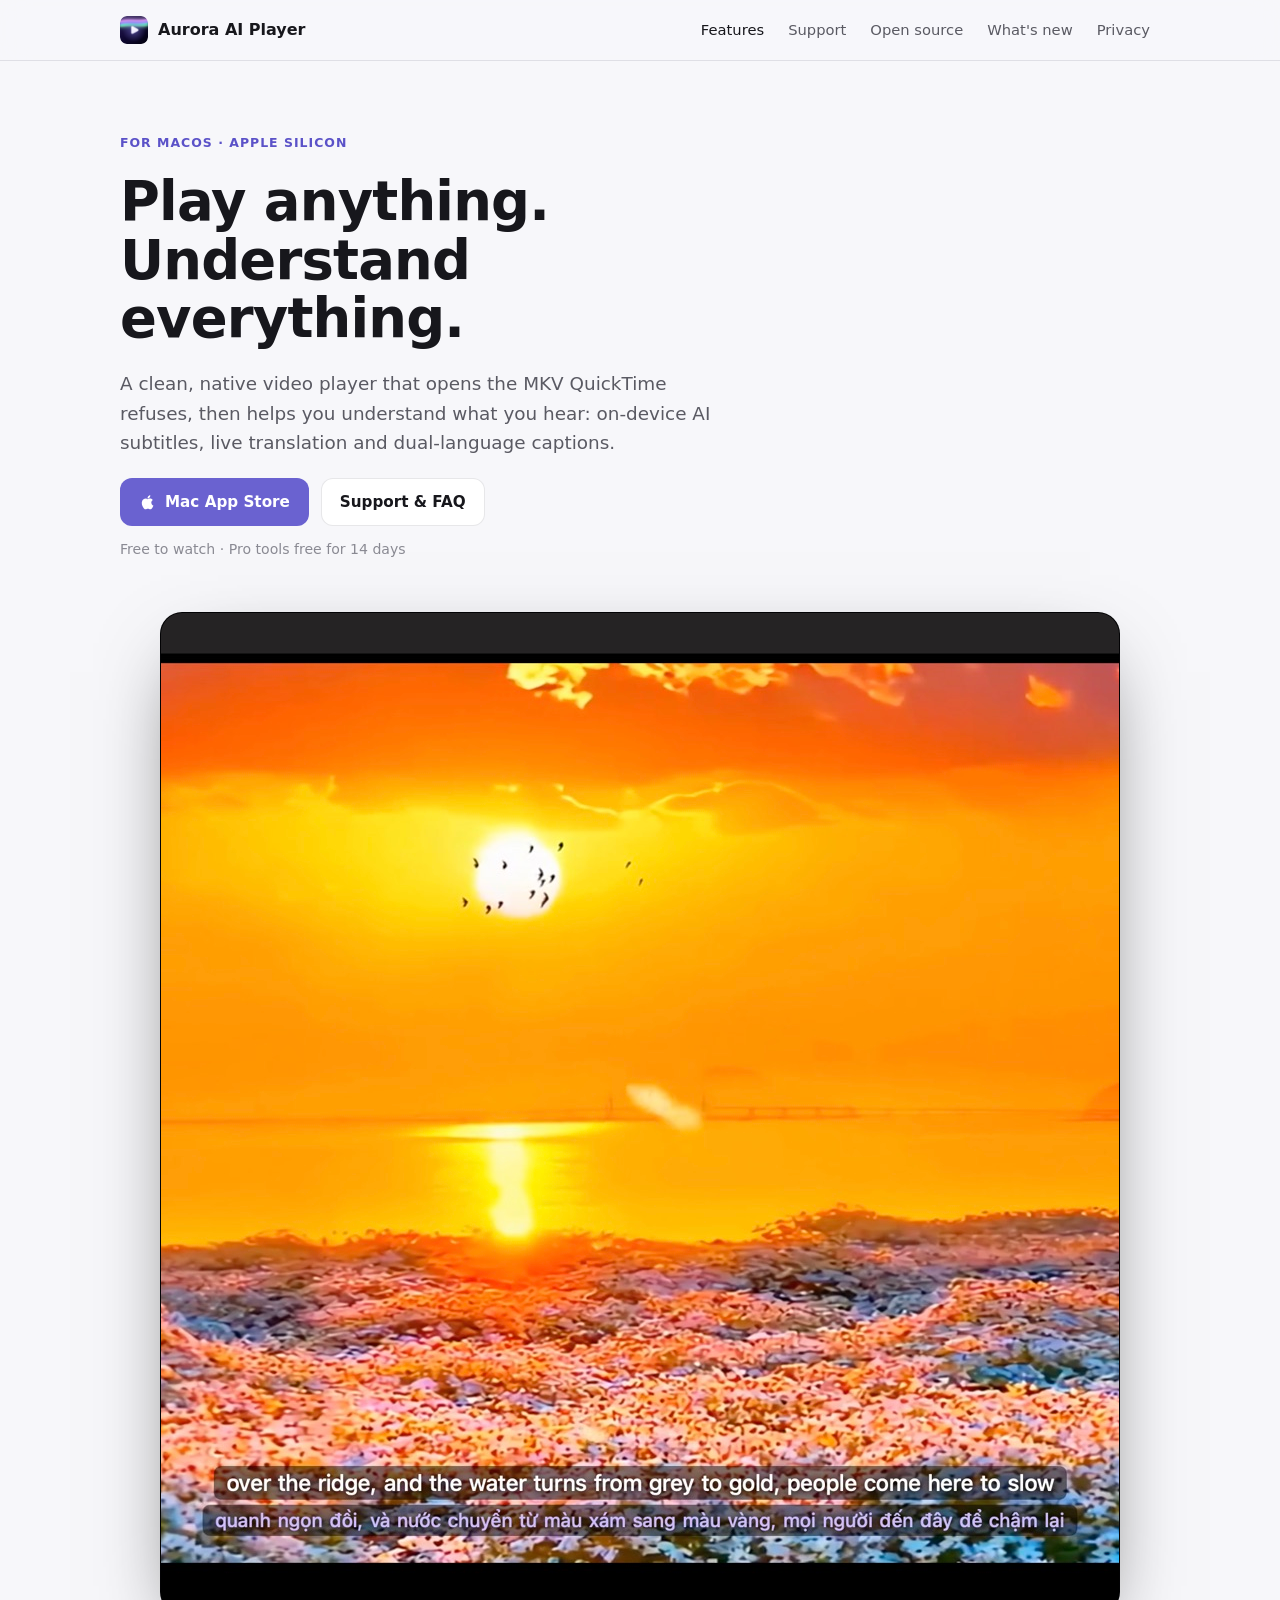
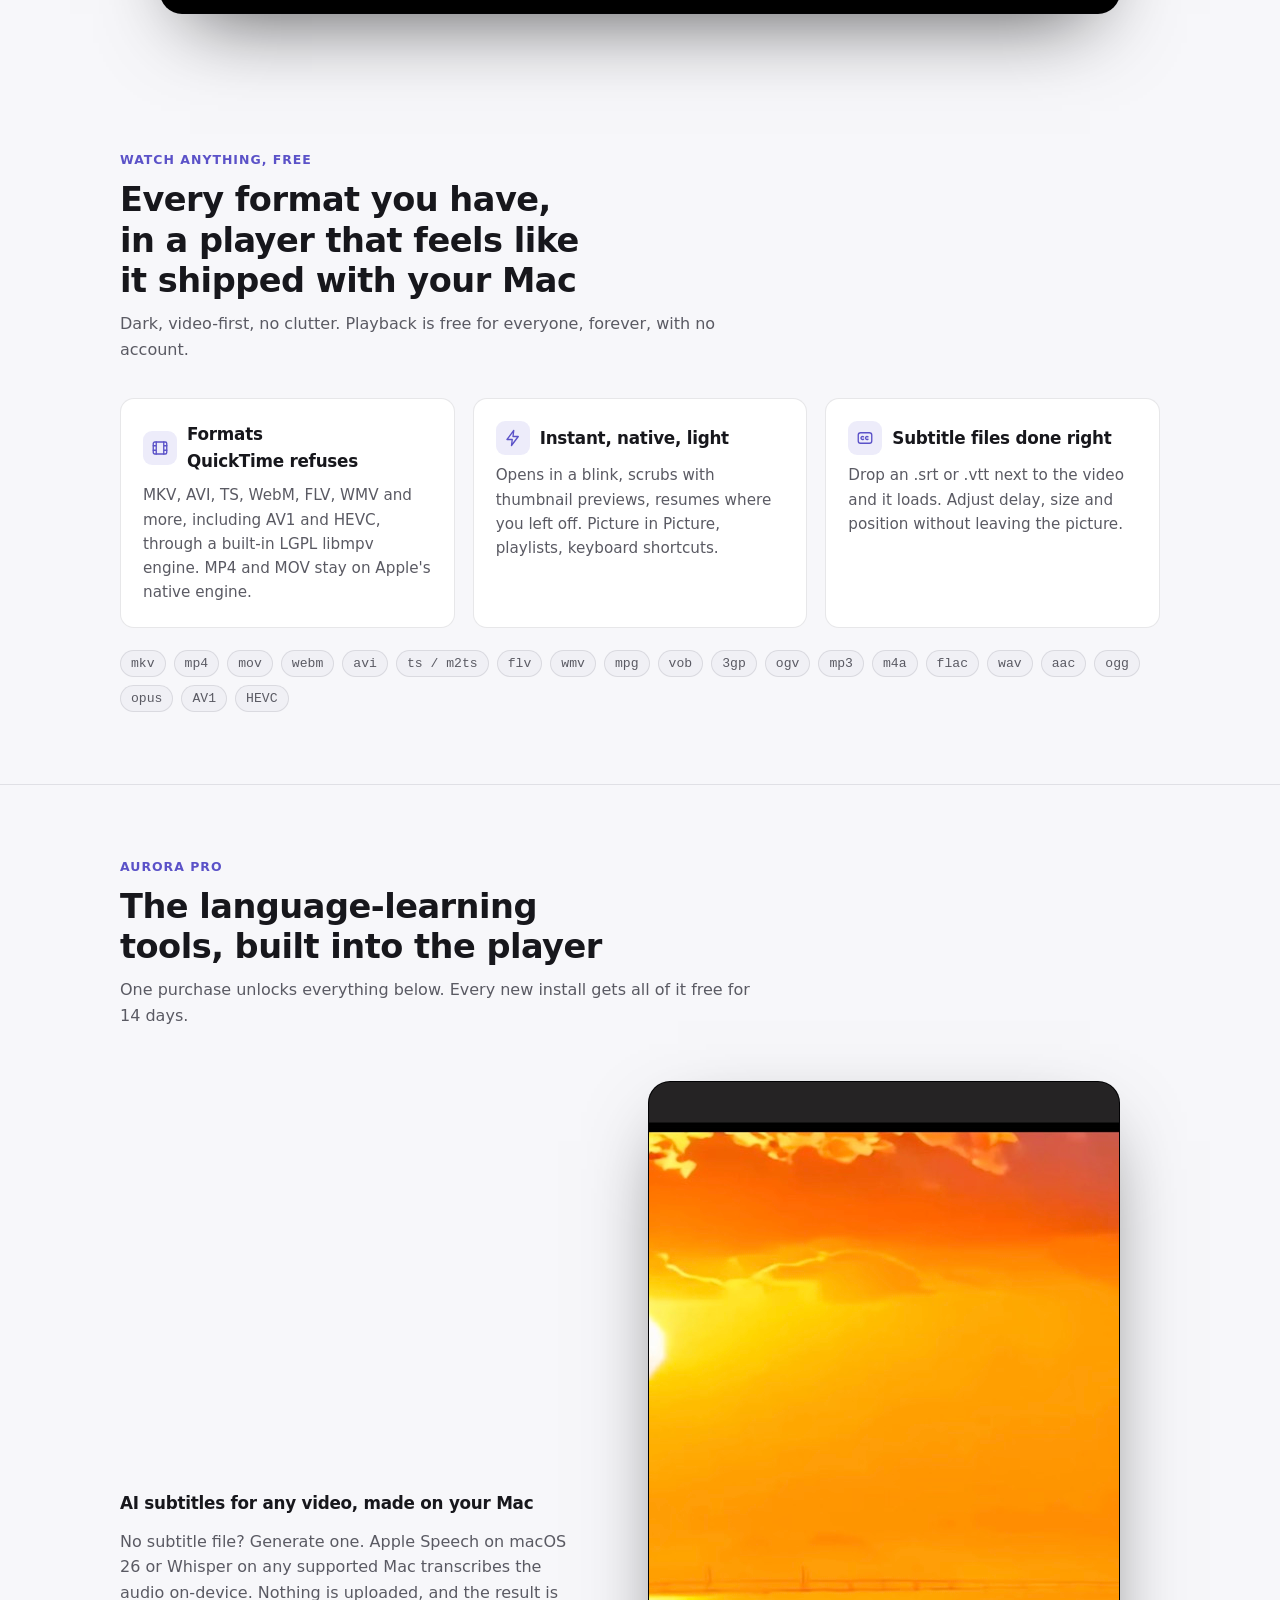
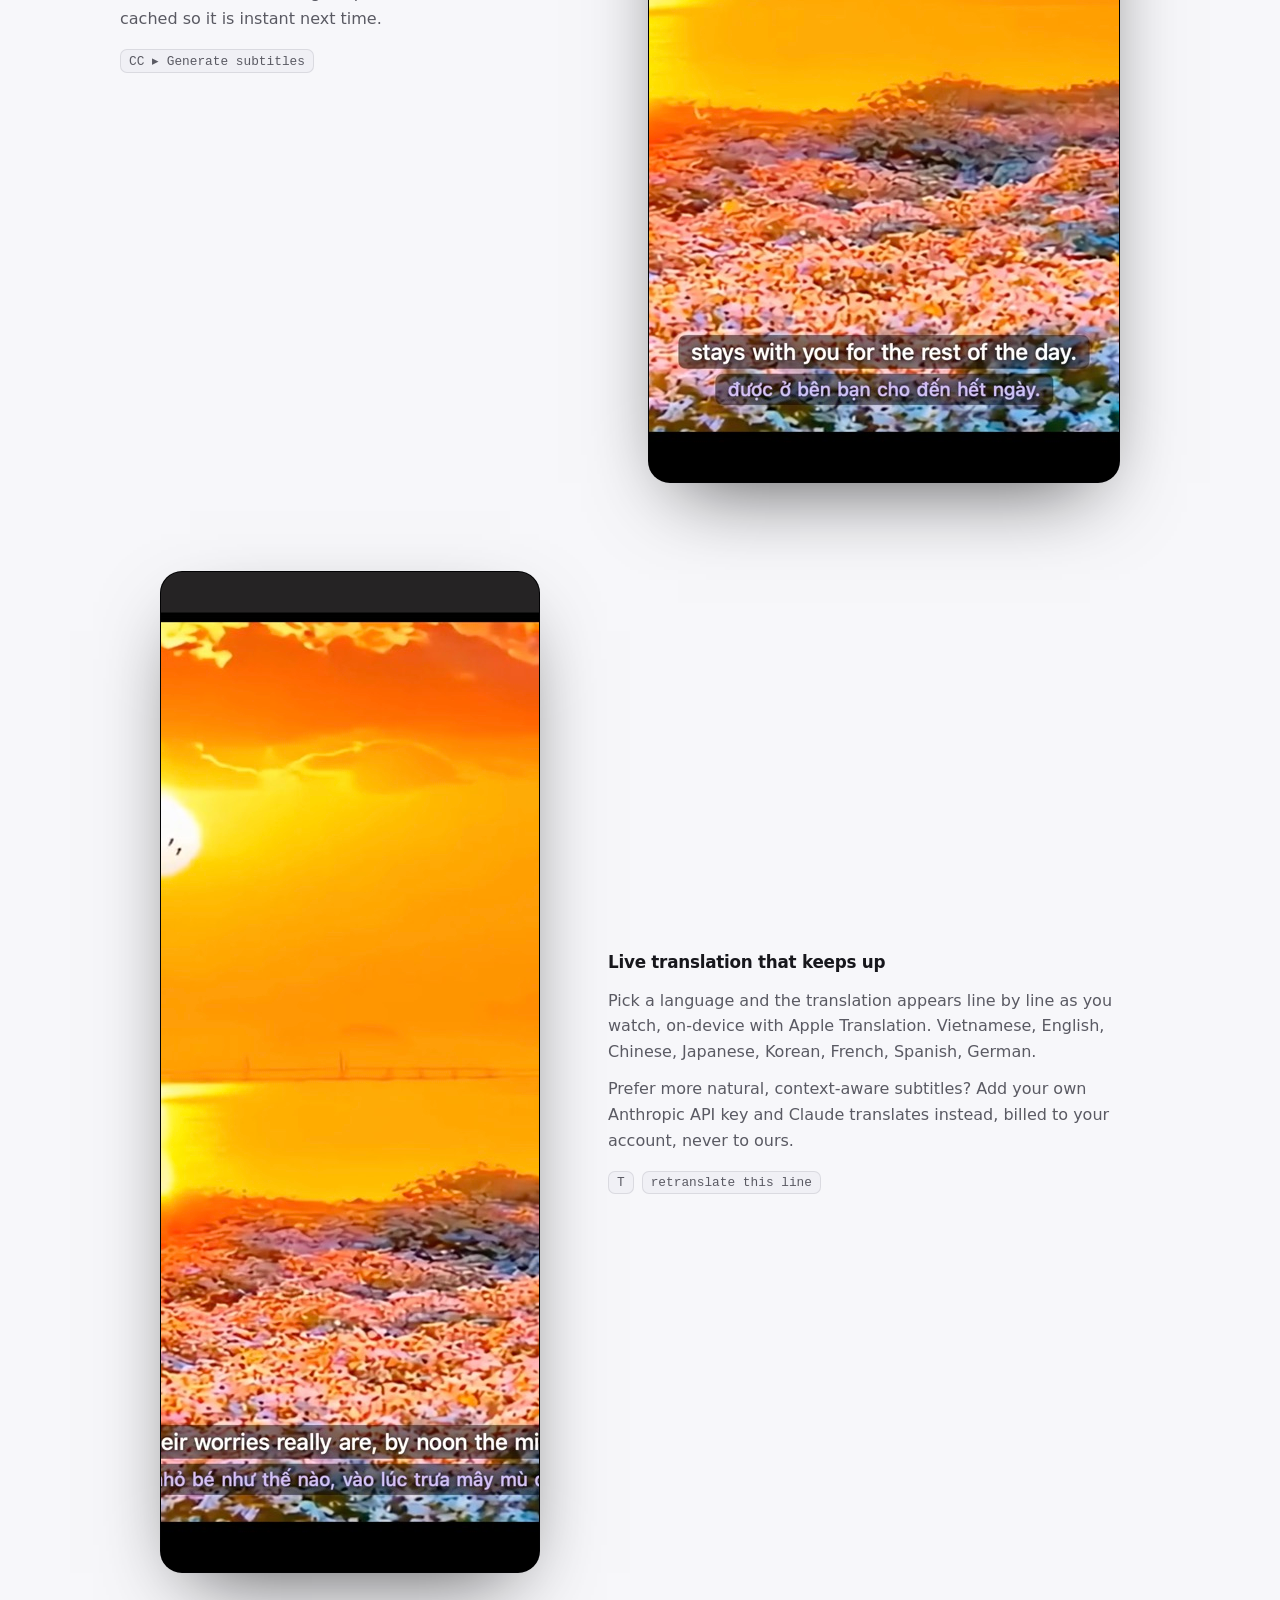
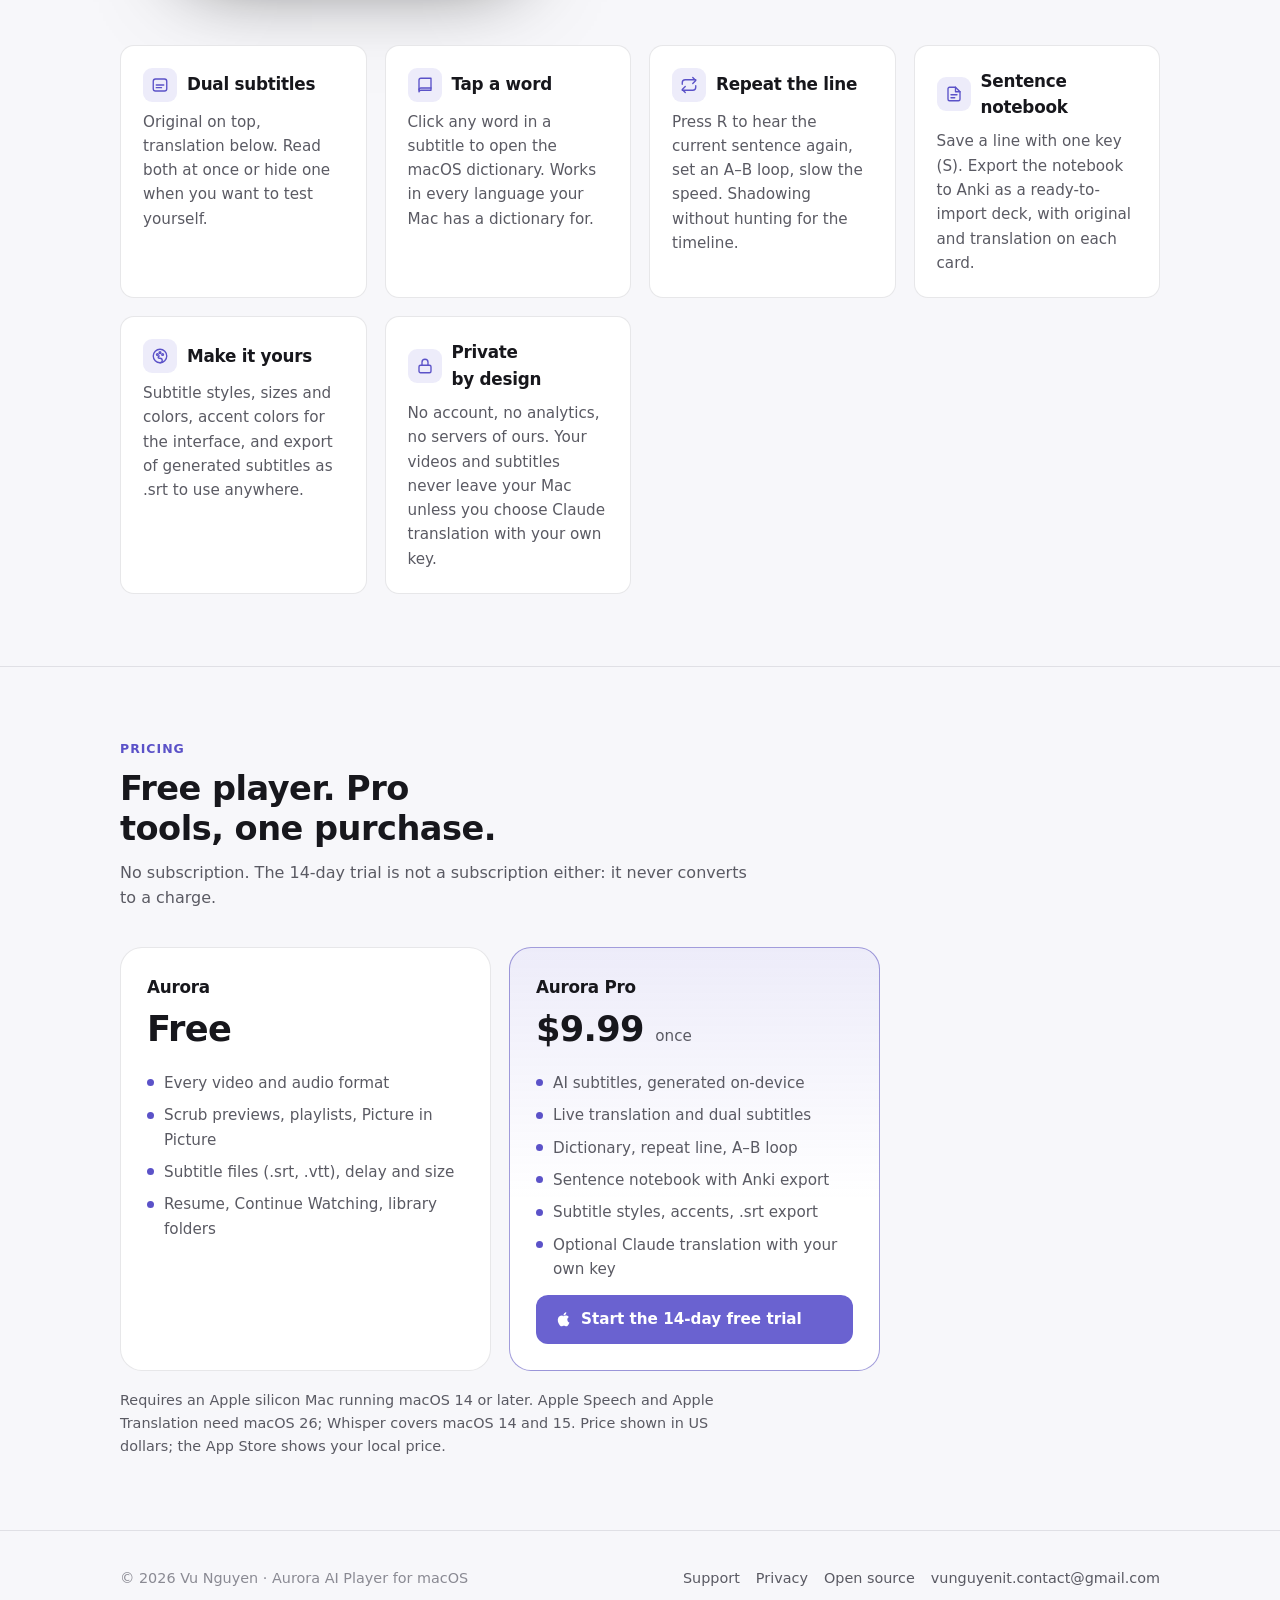
<file: index.html>
<!doctype html>
<html lang="en"><head><meta charset="utf-8"><meta name="viewport" content="width=device-width,initial-scale=1,viewport-fit=cover">
<title>Aurora AI Player</title><meta name="description" content="A native macOS video player that plays every format and adds on-device AI subtitles, live translation and language-learning tools.">
<link rel="icon" href="img/icon.png"><link rel="stylesheet" href="styles.css"></head>
<body>
<nav class="nav"><div class="wrap"><a class="brand" href="index.html"><img src="img/icon.png" alt="" width="28" height="28">Aurora AI Player</a><ul><li><a href="index.html" aria-current="page">Features</a></li><li><a href="support.html">Support</a></li><li><a href="open-source.html">Open source</a></li><li><a href="changelog.html">What's new</a></li><li><a href="privacy.html">Privacy</a></li></ul></div></nav>

<section class="hero"><div class="wrap">
 <div class="hero-copy">
  <span class="eyebrow">For macOS · Apple silicon</span>
  <h1>Play anything.<br>Understand everything.</h1>
  <p class="lead">A clean, native video player that opens the MKV QuickTime refuses, then helps you understand what you hear: on-device AI subtitles, live translation and dual-language captions.</p>
  <div class="cta"><a class="btn primary" href="https://apps.apple.com/app/id6831842763"><svg viewBox="0 0 24 24" aria-hidden="true"><path d="M16.4 12.7c0-2.3 1.9-3.4 2-3.5-1.1-1.6-2.8-1.8-3.4-1.8-1.4-.1-2.8.9-3.5.9-.7 0-1.9-.9-3.1-.8-1.6 0-3.1.9-3.9 2.4-1.7 2.9-.4 7.2 1.2 9.5.8 1.2 1.8 2.5 3 2.4 1.2 0 1.7-.8 3.1-.8s1.9.8 3.2.8c1.3 0 2.1-1.2 2.9-2.3.9-1.3 1.3-2.6 1.3-2.7-.1 0-2.8-1.1-2.8-4.1zM14.1 5.9c.7-.8 1.1-1.9 1-3-.9 0-2.1.6-2.8 1.4-.6.7-1.1 1.8-1 2.9 1.1.1 2.1-.5 2.8-1.3z"/></svg>Mac App Store</a><a class="btn" href="support.html">Support &amp; FAQ</a><span class="note">Free to watch · Pro tools free for 14 days</span></div>
 </div>
 <figure class="shot"><img src="img/01-dual-subtitles.jpg" alt="Aurora playing a video with the original English line above and its Vietnamese translation below" width="1600" height="1000"></figure>
</div></section>

<section class="section"><div class="wrap">
 <div class="head"><span class="eyebrow">Watch anything, free</span><h2>Every format you have, in a player that feels like it shipped with your Mac</h2><p class="muted">Dark, video-first, no clutter. Playback is free for everyone, forever, with no account.</p></div>
 <div class="grid">
  <div class="card"><h3><span class="ico"><svg viewBox="0 0 24 24" aria-hidden="true"><rect x="3" y="4" width="18" height="16" rx="2"/><path d="M7 4v16M17 4v16M3 9h4M3 15h4M17 9h4M17 15h4"/></svg></span>Formats QuickTime refuses</h3><p>MKV, AVI, TS, WebM, FLV, WMV and more, including AV1 and HEVC, through a built-in LGPL libmpv engine. MP4 and MOV stay on Apple's native engine.</p></div>
  <div class="card"><h3><span class="ico"><svg viewBox="0 0 24 24" aria-hidden="true"><path d="M13 2L4 14h7l-1 8 9-12h-7z"/></svg></span>Instant, native, light</h3><p>Opens in a blink, scrubs with thumbnail previews, resumes where you left off. Picture in Picture, playlists, keyboard shortcuts.</p></div>
  <div class="card"><h3><span class="ico"><svg viewBox="0 0 24 24" aria-hidden="true"><rect x="3" y="5" width="18" height="14" rx="3"/><path d="M10 10.5a2 2 0 1 0 0 3M16 10.5a2 2 0 1 0 0 3"/></svg></span>Subtitle files done right</h3><p>Drop an .srt or .vtt next to the video and it loads. Adjust delay, size and position without leaving the picture.</p></div>
 </div>
 <div class="chips" style="margin-top:22px"><span class="chip">mkv</span><span class="chip">mp4</span><span class="chip">mov</span><span class="chip">webm</span><span class="chip">avi</span><span class="chip">ts / m2ts</span><span class="chip">flv</span><span class="chip">wmv</span><span class="chip">mpg</span><span class="chip">vob</span><span class="chip">3gp</span><span class="chip">ogv</span><span class="chip">mp3</span><span class="chip">m4a</span><span class="chip">flac</span><span class="chip">wav</span><span class="chip">aac</span><span class="chip">ogg</span><span class="chip">opus</span><span class="chip">AV1</span><span class="chip">HEVC</span></div>
</div></section>

<section class="section"><div class="wrap">
 <div class="head"><span class="eyebrow">Aurora Pro</span><h2>The language-learning tools, built into the player</h2><p class="muted">One purchase unlocks everything below. Every new install gets all of it free for 14 days.</p></div>

 <div class="feature">
  <div class="copy"><h3>AI subtitles for any video, made on your Mac</h3><p>No subtitle file? Generate one. Apple Speech on macOS 26 or Whisper on any supported Mac transcribes the audio on-device. Nothing is uploaded, and the result is cached so it is instant next time.</p><div class="keys"><span class="key">CC ▸ Generate subtitles</span></div></div>
  <figure class="shot"><img src="img/03-ai-subtitles.jpg" alt="Generating AI subtitles with the engine picker" width="1600" height="1000" loading="lazy"></figure>
 </div>
 <div class="feature flip">
  <div class="copy"><h3>Live translation that keeps up</h3><p>Pick a language and the translation appears line by line as you watch, on-device with Apple Translation. Vietnamese, English, Chinese, Japanese, Korean, French, Spanish, German.</p><p>Prefer more natural, context-aware subtitles? Add your own Anthropic API key and Claude translates instead, billed to your account, never to ours.</p><div class="keys"><span class="key">T</span><span class="key">retranslate this line</span></div></div>
  <figure class="shot"><img src="img/02-live-translation.jpg" alt="Live translation into Vietnamese appearing under the original subtitle" width="1600" height="1000" loading="lazy"></figure>
 </div>

 <div class="grid" style="margin-top:56px">
  <div class="card"><h3><span class="ico"><svg viewBox="0 0 24 24" aria-hidden="true"><rect x="3" y="4" width="18" height="16" rx="3"/><path d="M7 12h10M7 15.5h7"/></svg></span>Dual subtitles</h3><p>Original on top, translation below. Read both at once or hide one when you want to test yourself.</p></div>
  <div class="card"><h3><span class="ico"><svg viewBox="0 0 24 24" aria-hidden="true"><path d="M4 5.5A2.5 2.5 0 0 1 6.5 3H20v16H6.5A2.5 2.5 0 0 0 4 21z"/><path d="M4 18.5A2.5 2.5 0 0 1 6.5 16H20"/></svg></span>Tap a word</h3><p>Click any word in a subtitle to open the macOS dictionary. Works in every language your Mac has a dictionary for.</p></div>
  <div class="card"><h3><span class="ico"><svg viewBox="0 0 24 24" aria-hidden="true"><path d="M17 2l4 4-4 4"/><path d="M3 11V9a4 4 0 0 1 4-4h14"/><path d="M7 22l-4-4 4-4"/><path d="M21 13v2a4 4 0 0 1-4 4H3"/></svg></span>Repeat the line</h3><p>Press R to hear the current sentence again, set an A–B loop, slow the speed. Shadowing without hunting for the timeline.</p></div>
  <div class="card"><h3><span class="ico"><svg viewBox="0 0 24 24" aria-hidden="true"><path d="M14 3H6a2 2 0 0 0-2 2v14a2 2 0 0 0 2 2h12a2 2 0 0 0 2-2V9z"/><path d="M14 3v6h6M8 13h8M8 17h5"/></svg></span>Sentence notebook</h3><p>Save a line with one key (S). Export the notebook to Anki as a ready-to-import deck, with original and translation on each card.</p></div>
  <div class="card"><h3><span class="ico"><svg viewBox="0 0 24 24" aria-hidden="true"><circle cx="12" cy="12" r="9"/><circle cx="8.5" cy="10" r="1.2"/><circle cx="12" cy="7.5" r="1.2"/><circle cx="15.5" cy="10" r="1.2"/><path d="M12 21a3 3 0 0 0 0-6h-1a1.5 1.5 0 0 1 0-3"/></svg></span>Make it yours</h3><p>Subtitle styles, sizes and colors, accent colors for the interface, and export of generated subtitles as .srt to use anywhere.</p></div>
  <div class="card"><h3><span class="ico"><svg viewBox="0 0 24 24" aria-hidden="true"><rect x="4" y="11" width="16" height="10" rx="2"/><path d="M8 11V7a4 4 0 0 1 8 0v4"/></svg></span>Private by design</h3><p>No account, no analytics, no servers of ours. Your videos and subtitles never leave your Mac unless you choose Claude translation with your own key.</p></div>
 </div>
</div></section>

<section class="section" id="pricing"><div class="wrap">
 <div class="head"><span class="eyebrow">Pricing</span><h2>Free player. Pro tools, one purchase.</h2><p class="muted">No subscription. The 14-day trial is not a subscription either: it never converts to a charge.</p></div>
 <div class="plans">
  <div class="plan"><div><h3>Aurora</h3><div class="price">Free</div></div><ul><li>Every video and audio format</li><li>Scrub previews, playlists, Picture in Picture</li><li>Subtitle files (.srt, .vtt), delay and size</li><li>Resume, Continue Watching, library folders</li></ul></div>
  <div class="plan pro"><div><h3>Aurora Pro</h3><div class="price">$9.99 <small>once</small></div></div><ul><li>AI subtitles, generated on-device</li><li>Live translation and dual subtitles</li><li>Dictionary, repeat line, A–B loop</li><li>Sentence notebook with Anki export</li><li>Subtitle styles, accents, .srt export</li><li>Optional Claude translation with your own key</li></ul><a class="btn primary" href="https://apps.apple.com/app/id6831842763"><svg viewBox="0 0 24 24" aria-hidden="true"><path d="M16.4 12.7c0-2.3 1.9-3.4 2-3.5-1.1-1.6-2.8-1.8-3.4-1.8-1.4-.1-2.8.9-3.5.9-.7 0-1.9-.9-3.1-.8-1.6 0-3.1.9-3.9 2.4-1.7 2.9-.4 7.2 1.2 9.5.8 1.2 1.8 2.5 3 2.4 1.2 0 1.7-.8 3.1-.8s1.9.8 3.2.8c1.3 0 2.1-1.2 2.9-2.3.9-1.3 1.3-2.6 1.3-2.7-.1 0-2.8-1.1-2.8-4.1zM14.1 5.9c.7-.8 1.1-1.9 1-3-.9 0-2.1.6-2.8 1.4-.6.7-1.1 1.8-1 2.9 1.1.1 2.1-.5 2.8-1.3z"/></svg>Start the 14-day free trial</a></div>
 </div>
 <p class="small muted" style="margin-top:18px;max-width:640px">Requires an Apple silicon Mac running macOS 14 or later. Apple Speech and Apple Translation need macOS 26; Whisper covers macOS 14 and 15. Price shown in US dollars; the App Store shows your local price.</p>
</div></section>

<footer><div class="wrap"><div>© 2026 Vu Nguyen · Aurora AI Player for macOS</div><ul><li><a href="support.html">Support</a></li><li><a href="privacy.html">Privacy</a></li><li><a href="open-source.html">Open source</a></li><li><a href="mailto:vunguyenit.contact@gmail.com">vunguyenit.contact@gmail.com</a></li></ul></div></footer>
</body></html>
</file>
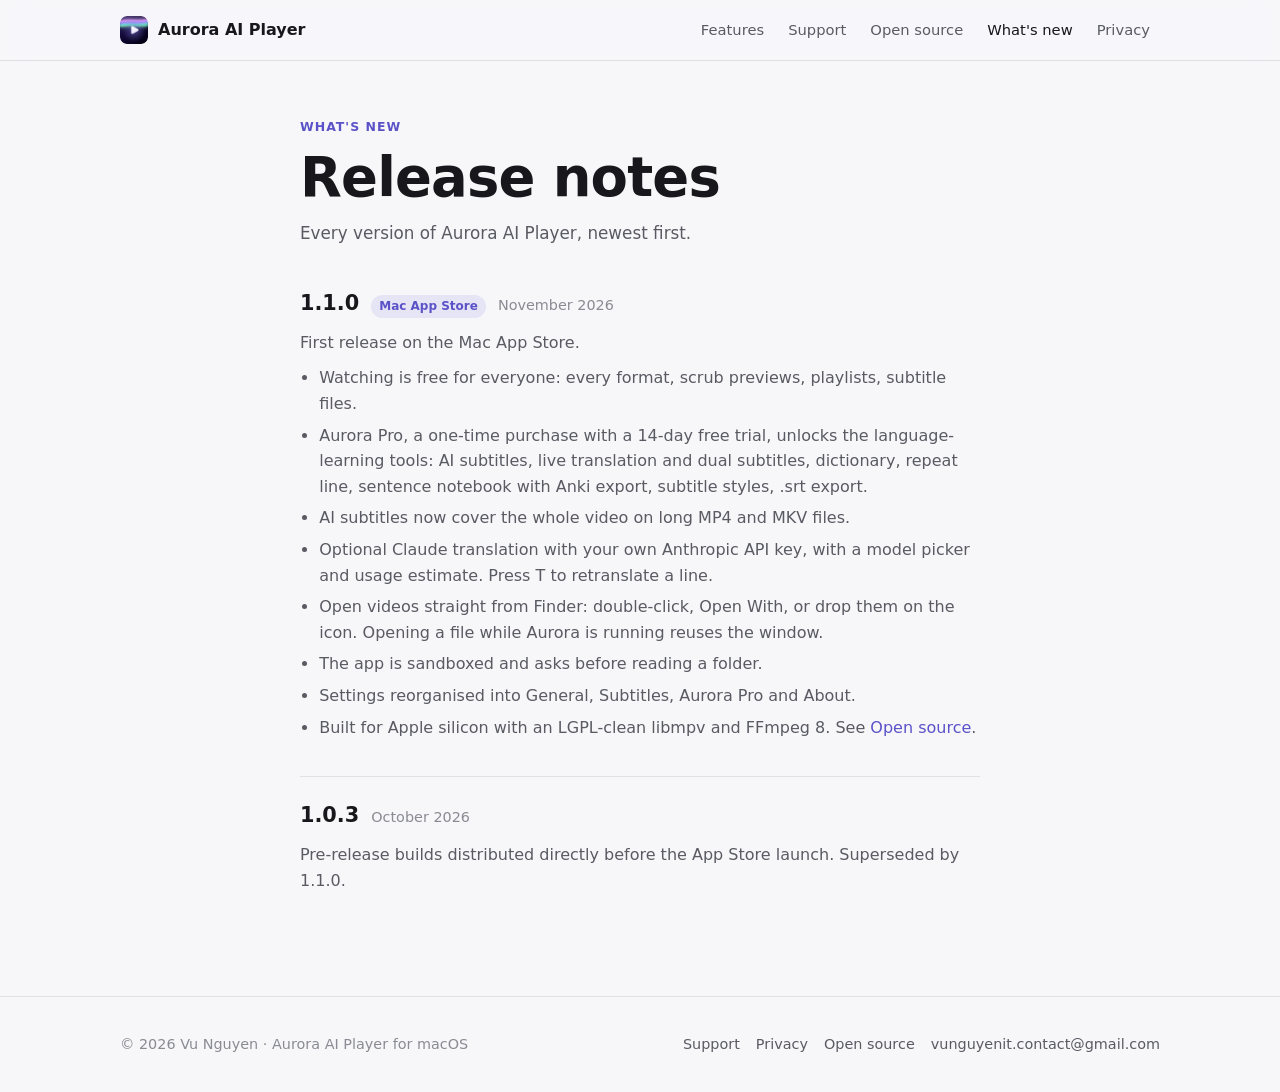
<file: changelog.html>
<!doctype html>
<html lang="en"><head><meta charset="utf-8"><meta name="viewport" content="width=device-width,initial-scale=1,viewport-fit=cover">
<title>What's New · Aurora AI Player</title><meta name="description" content="Release notes for Aurora AI Player.">
<link rel="icon" href="img/icon.png"><link rel="stylesheet" href="styles.css"></head>
<body>
<nav class="nav"><div class="wrap"><a class="brand" href="index.html"><img src="img/icon.png" alt="" width="28" height="28">Aurora AI Player</a><ul><li><a href="index.html">Features</a></li><li><a href="support.html">Support</a></li><li><a href="open-source.html">Open source</a></li><li><a href="changelog.html" aria-current="page">What's new</a></li><li><a href="privacy.html">Privacy</a></li></ul></div></nav>

<main class="wrap narrow doc">
 <header><span class="eyebrow">What's new</span><h1>Release notes</h1><p>Every version of Aurora AI Player, newest first.</p></header>
 <section>
  <article class="release"><div class="meta"><span class="ver">1.1.0</span><span class="tag">Mac App Store</span><span class="date">November 2026</span></div>
   <p>First release on the Mac App Store.</p>
   <ul>
    <li>Watching is free for everyone: every format, scrub previews, playlists, subtitle files.</li>
    <li>Aurora Pro, a one-time purchase with a 14-day free trial, unlocks the language-learning tools: AI subtitles, live translation and dual subtitles, dictionary, repeat line, sentence notebook with Anki export, subtitle styles, .srt export.</li>
    <li>AI subtitles now cover the whole video on long MP4 and MKV files.</li>
    <li>Optional Claude translation with your own Anthropic API key, with a model picker and usage estimate. Press T to retranslate a line.</li>
    <li>Open videos straight from Finder: double-click, Open With, or drop them on the icon. Opening a file while Aurora is running reuses the window.</li>
    <li>The app is sandboxed and asks before reading a folder.</li>
    <li>Settings reorganised into General, Subtitles, Aurora Pro and About.</li>
    <li>Built for Apple silicon with an LGPL-clean libmpv and FFmpeg 8. See <a href="open-source.html">Open source</a>.</li>
   </ul></article>
  <article class="release"><div class="meta"><span class="ver">1.0.3</span><span class="date">October 2026</span></div><p class="muted">Pre-release builds distributed directly before the App Store launch. Superseded by 1.1.0.</p></article>
 </section>
</main>

<footer><div class="wrap"><div>© 2026 Vu Nguyen · Aurora AI Player for macOS</div><ul><li><a href="support.html">Support</a></li><li><a href="privacy.html">Privacy</a></li><li><a href="open-source.html">Open source</a></li><li><a href="mailto:vunguyenit.contact@gmail.com">vunguyenit.contact@gmail.com</a></li></ul></div></footer>
</body></html>
</file>
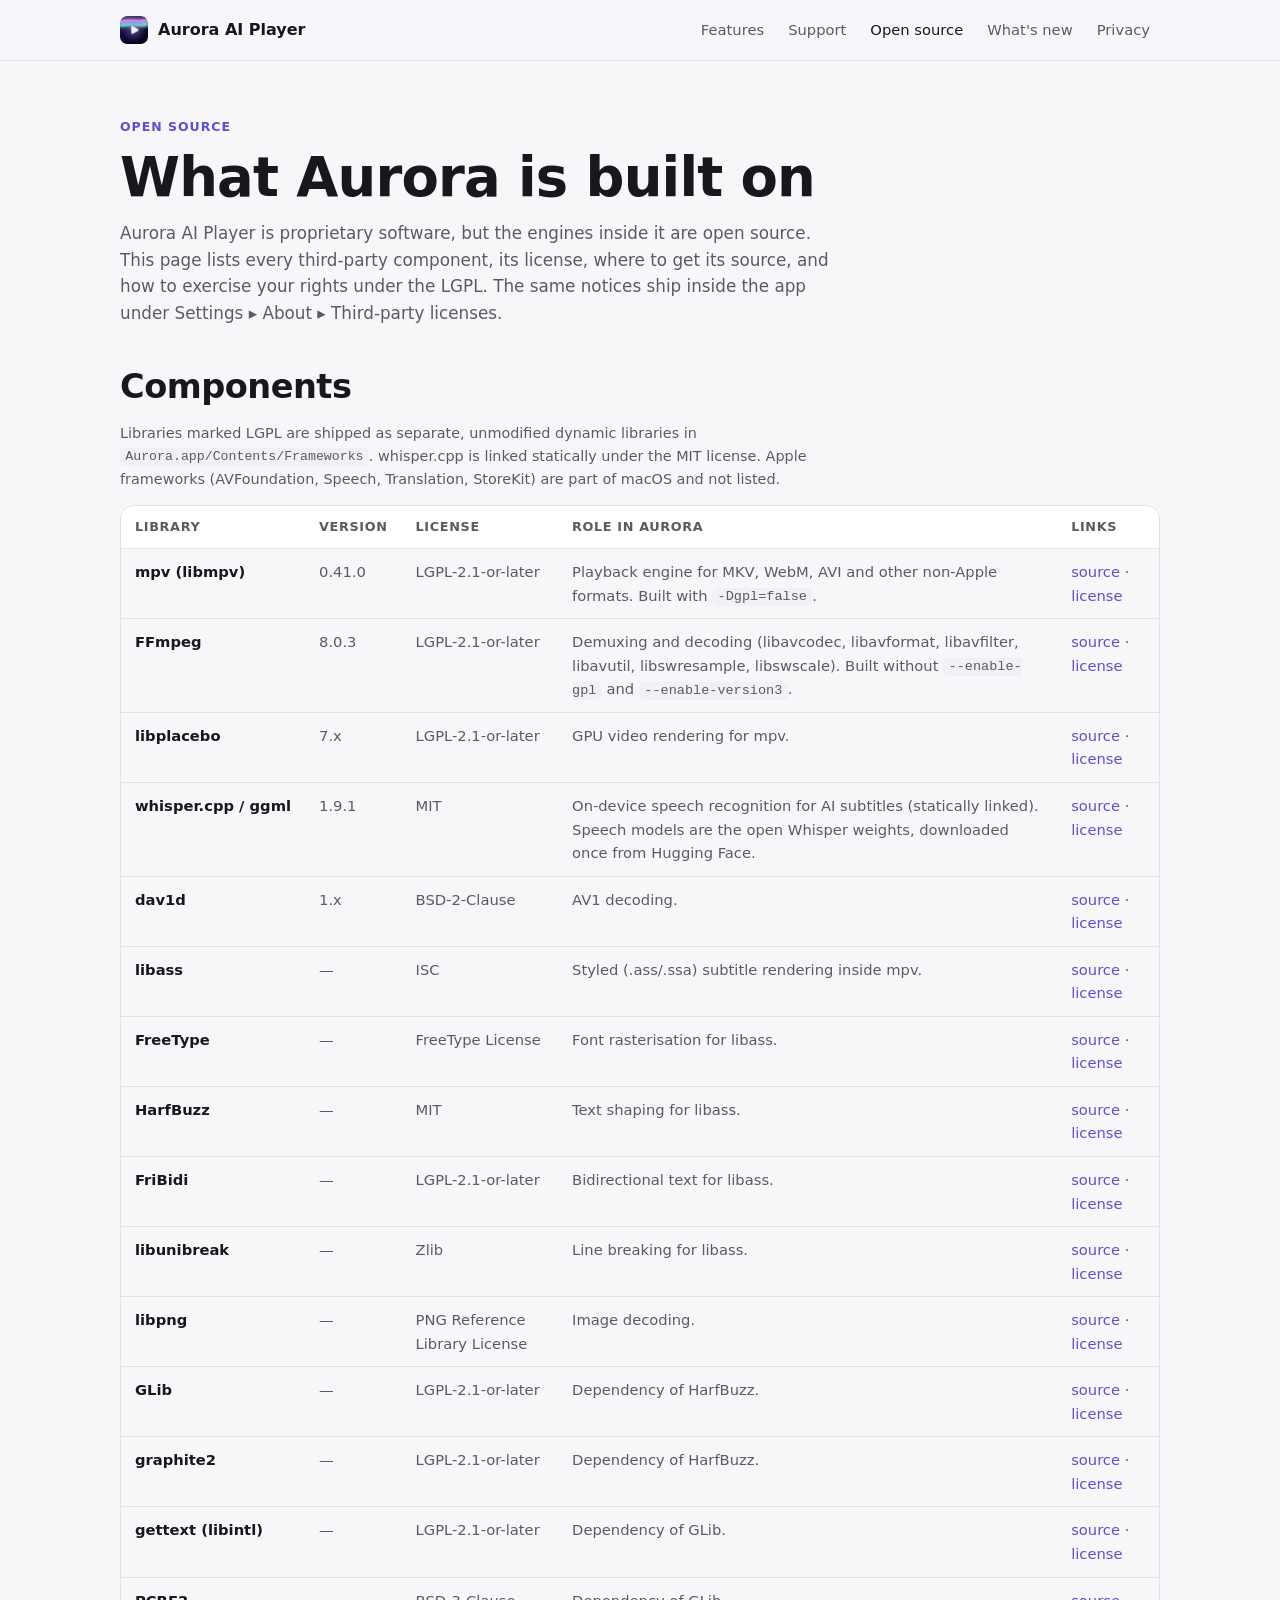
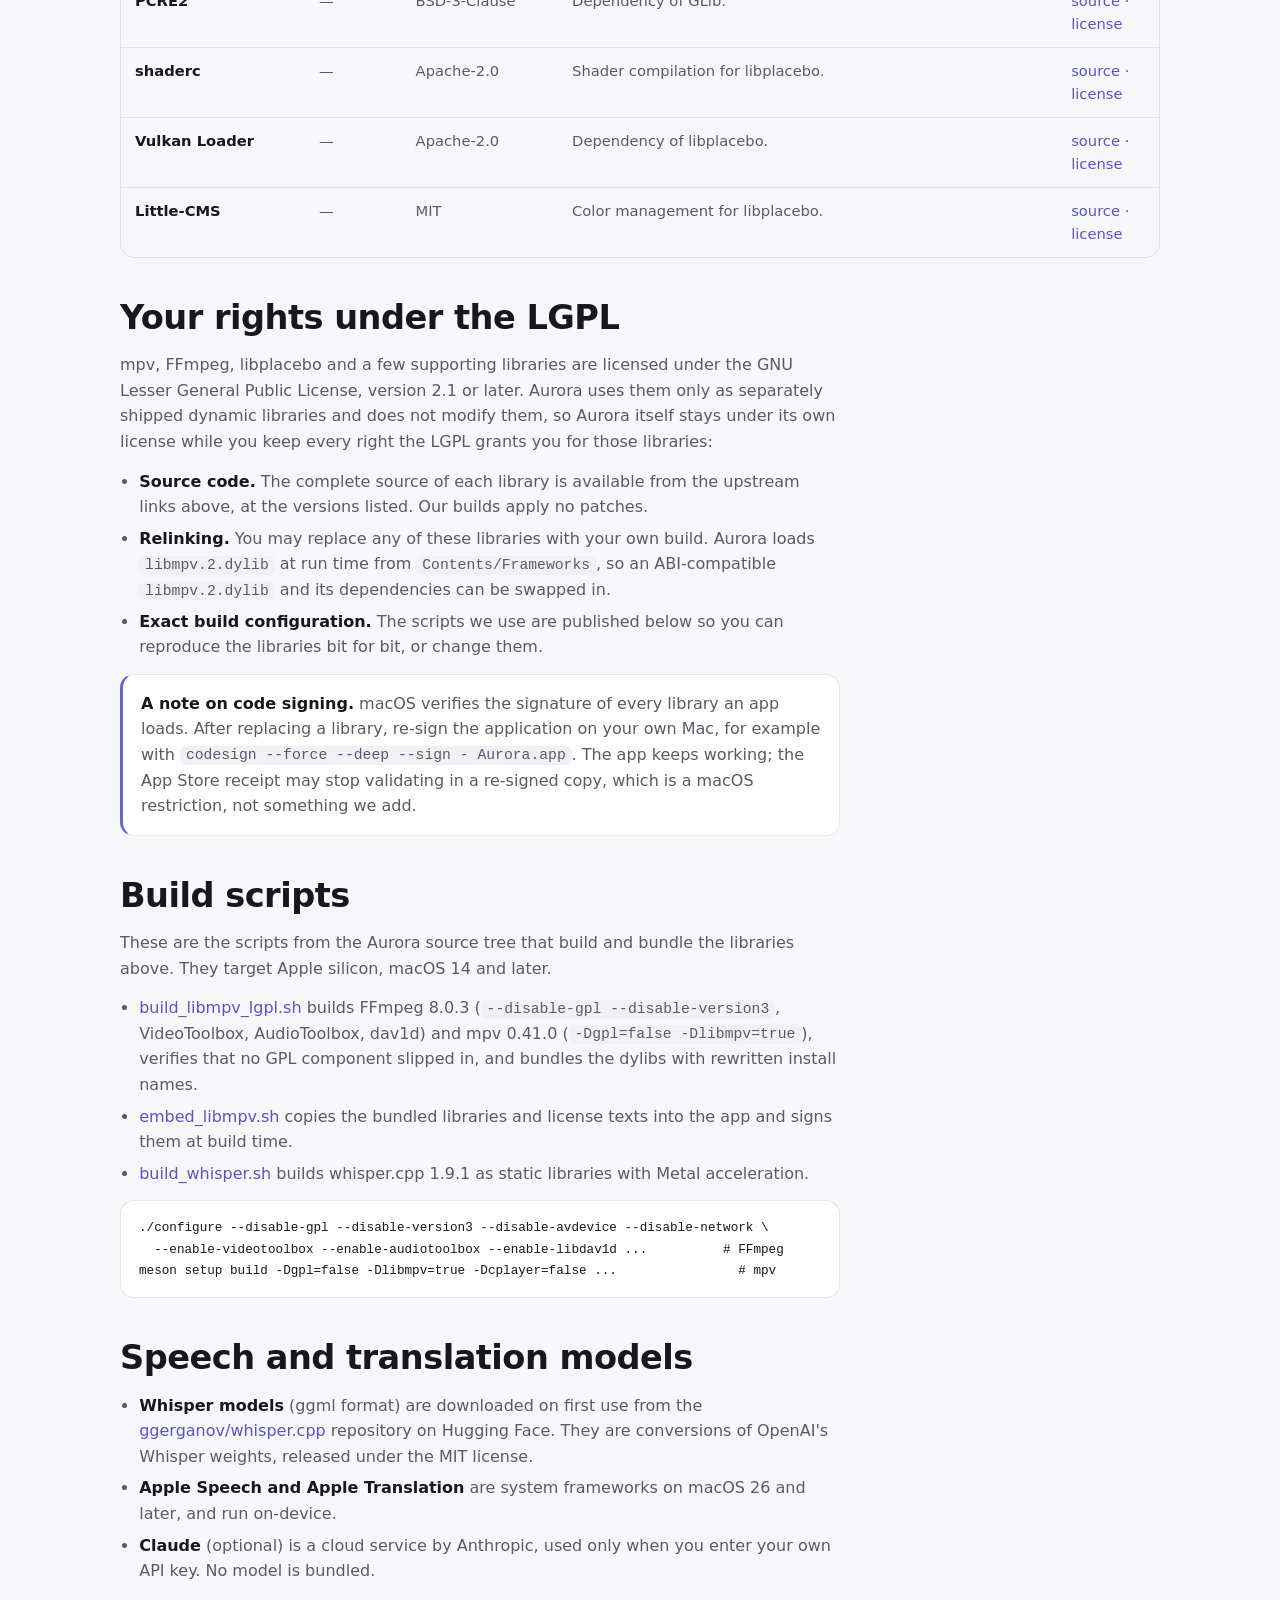
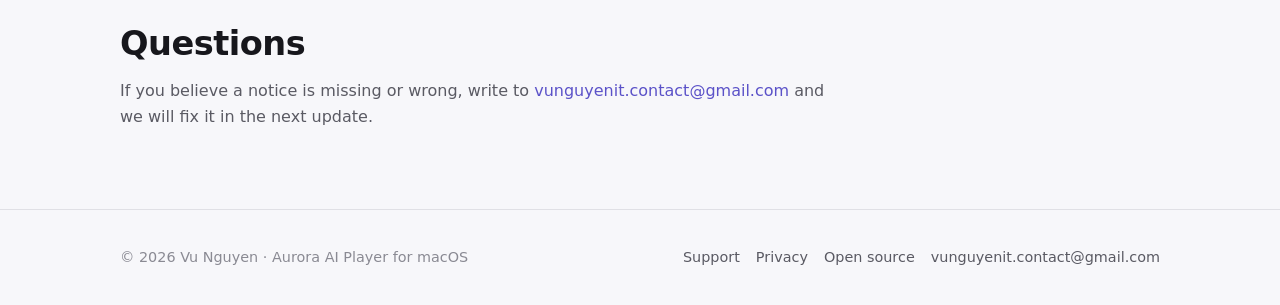
<file: open-source.html>
<!doctype html>
<html lang="en"><head><meta charset="utf-8"><meta name="viewport" content="width=device-width,initial-scale=1,viewport-fit=cover">
<title>Open Source · Aurora AI Player</title><meta name="description" content="Third-party components in Aurora AI Player, their licenses, source links, LGPL relinking rights and build scripts.">
<link rel="icon" href="img/icon.png"><link rel="stylesheet" href="styles.css"></head>
<body>
<nav class="nav"><div class="wrap"><a class="brand" href="index.html"><img src="img/icon.png" alt="" width="28" height="28">Aurora AI Player</a><ul><li><a href="index.html">Features</a></li><li><a href="support.html">Support</a></li><li><a href="open-source.html" aria-current="page">Open source</a></li><li><a href="changelog.html">What's new</a></li><li><a href="privacy.html">Privacy</a></li></ul></div></nav>

<main class="wrap doc">
 <header class="narrow"><span class="eyebrow">Open source</span><h1>What Aurora is built on</h1><p>Aurora AI Player is proprietary software, but the engines inside it are open source. This page lists every third-party component, its license, where to get its source, and how to exercise your rights under the LGPL. The same notices ship inside the app under Settings ▸ About ▸ Third-party licenses.</p></header>

 <section><h2>Components</h2>
 <p class="muted small" style="max-width:720px">Libraries marked LGPL are shipped as separate, unmodified dynamic libraries in <code>Aurora.app/Contents/Frameworks</code>. whisper.cpp is linked statically under the MIT license. Apple frameworks (AVFoundation, Speech, Translation, StoreKit) are part of macOS and not listed.</p>
 <div class="tbl"><table><thead><tr><th>Library</th><th>Version</th><th>License</th><th>Role in Aurora</th><th>Links</th></tr></thead><tbody><tr><td>mpv (libmpv)</td><td>0.41.0</td><td>LGPL-2.1-or-later</td><td>Playback engine for MKV, WebM, AVI and other non-Apple formats. Built with <code>-Dgpl=false</code>.</td><td><a href="https://mpv.io">source</a> · <a href="licenses/mpv-LGPL-2.1.txt">license</a></td></tr><tr><td>FFmpeg</td><td>8.0.3</td><td>LGPL-2.1-or-later</td><td>Demuxing and decoding (libavcodec, libavformat, libavfilter, libavutil, libswresample, libswscale). Built without <code>--enable-gpl</code> and <code>--enable-version3</code>.</td><td><a href="https://ffmpeg.org">source</a> · <a href="licenses/FFmpeg-LGPL-2.1.txt">license</a></td></tr><tr><td>libplacebo</td><td>7.x</td><td>LGPL-2.1-or-later</td><td>GPU video rendering for mpv.</td><td><a href="https://libplacebo.org">source</a> · <a href="licenses/libplacebo-LICENSE">license</a></td></tr><tr><td>whisper.cpp / ggml</td><td>1.9.1</td><td>MIT</td><td>On-device speech recognition for AI subtitles (statically linked). Speech models are the open Whisper weights, downloaded once from Hugging Face.</td><td><a href="https://github.com/ggml-org/whisper.cpp">source</a> · <a href="licenses/whisper.cpp-LICENSE">license</a></td></tr><tr><td>dav1d</td><td>1.x</td><td>BSD-2-Clause</td><td>AV1 decoding.</td><td><a href="https://code.videolan.org/videolan/dav1d">source</a> · <a href="licenses/dav1d-COPYING">license</a></td></tr><tr><td>libass</td><td>—</td><td>ISC</td><td>Styled (.ass/.ssa) subtitle rendering inside mpv.</td><td><a href="https://github.com/libass/libass">source</a> · <a href="licenses/libass-COPYING">license</a></td></tr><tr><td>FreeType</td><td>—</td><td>FreeType License</td><td>Font rasterisation for libass.</td><td><a href="https://freetype.org">source</a> · <a href="licenses/freetype-LICENSE.txt">license</a></td></tr><tr><td>HarfBuzz</td><td>—</td><td>MIT</td><td>Text shaping for libass.</td><td><a href="https://harfbuzz.github.io">source</a> · <a href="licenses/harfbuzz-COPYING">license</a></td></tr><tr><td>FriBidi</td><td>—</td><td>LGPL-2.1-or-later</td><td>Bidirectional text for libass.</td><td><a href="https://github.com/fribidi/fribidi">source</a> · <a href="licenses/fribidi-COPYING">license</a></td></tr><tr><td>libunibreak</td><td>—</td><td>Zlib</td><td>Line breaking for libass.</td><td><a href="https://github.com/adah1972/libunibreak">source</a> · <a href="licenses/libunibreak-LICENCE">license</a></td></tr><tr><td>libpng</td><td>—</td><td>PNG Reference Library License</td><td>Image decoding.</td><td><a href="http://www.libpng.org">source</a> · <a href="licenses/libpng-LICENSE">license</a></td></tr><tr><td>GLib</td><td>—</td><td>LGPL-2.1-or-later</td><td>Dependency of HarfBuzz.</td><td><a href="https://gitlab.gnome.org/GNOME/glib">source</a> · <a href="licenses/glib-LGPL-2.1.txt">license</a></td></tr><tr><td>graphite2</td><td>—</td><td>LGPL-2.1-or-later</td><td>Dependency of HarfBuzz.</td><td><a href="https://github.com/silnrsi/graphite">source</a> · <a href="licenses/graphite2-LICENSE">license</a></td></tr><tr><td>gettext (libintl)</td><td>—</td><td>LGPL-2.1-or-later</td><td>Dependency of GLib.</td><td><a href="https://www.gnu.org/software/gettext/">source</a> · <a href="licenses/gettext-COPYING">license</a></td></tr><tr><td>PCRE2</td><td>—</td><td>BSD-3-Clause</td><td>Dependency of GLib.</td><td><a href="https://github.com/PCRE2Project/pcre2">source</a> · <a href="licenses/pcre2-COPYING">license</a></td></tr><tr><td>shaderc</td><td>—</td><td>Apache-2.0</td><td>Shader compilation for libplacebo.</td><td><a href="https://github.com/google/shaderc">source</a> · <a href="licenses/shaderc-LICENSE">license</a></td></tr><tr><td>Vulkan Loader</td><td>—</td><td>Apache-2.0</td><td>Dependency of libplacebo.</td><td><a href="https://github.com/KhronosGroup/Vulkan-Loader">source</a> · <a href="licenses/vulkan-loader-LICENSE.txt">license</a></td></tr><tr><td>Little-CMS</td><td>—</td><td>MIT</td><td>Color management for libplacebo.</td><td><a href="https://www.littlecms.com">source</a> · <a href="licenses/little-cms2-LICENSE">license</a></td></tr></tbody></table></div></section>

 <section class="narrow"><h2>Your rights under the LGPL</h2>
 <p>mpv, FFmpeg, libplacebo and a few supporting libraries are licensed under the GNU Lesser General Public License, version 2.1 or later. Aurora uses them only as separately shipped dynamic libraries and does not modify them, so Aurora itself stays under its own license while you keep every right the LGPL grants you for those libraries:</p>
 <ul>
  <li><strong>Source code.</strong> The complete source of each library is available from the upstream links above, at the versions listed. Our builds apply no patches.</li>
  <li><strong>Relinking.</strong> You may replace any of these libraries with your own build. Aurora loads <code>libmpv.2.dylib</code> at run time from <code>Contents/Frameworks</code>, so an ABI-compatible <code>libmpv.2.dylib</code> and its dependencies can be swapped in.</li>
  <li><strong>Exact build configuration.</strong> The scripts we use are published below so you can reproduce the libraries bit for bit, or change them.</li>
 </ul>
 <div class="callout"><strong>A note on code signing.</strong> macOS verifies the signature of every library an app loads. After replacing a library, re-sign the application on your own Mac, for example with <code>codesign --force --deep --sign - Aurora.app</code>. The app keeps working; the App Store receipt may stop validating in a re-signed copy, which is a macOS restriction, not something we add.</div></section>

 <section class="narrow"><h2>Build scripts</h2>
 <p>These are the scripts from the Aurora source tree that build and bundle the libraries above. They target Apple silicon, macOS 14 and later.</p>
 <ul>
  <li><a href="licenses/build_libmpv_lgpl.sh">build_libmpv_lgpl.sh</a> builds FFmpeg 8.0.3 (<code>--disable-gpl --disable-version3</code>, VideoToolbox, AudioToolbox, dav1d) and mpv 0.41.0 (<code>-Dgpl=false -Dlibmpv=true</code>), verifies that no GPL component slipped in, and bundles the dylibs with rewritten install names.</li>
  <li><a href="licenses/embed_libmpv.sh">embed_libmpv.sh</a> copies the bundled libraries and license texts into the app and signs them at build time.</li>
  <li><a href="licenses/build_whisper.sh">build_whisper.sh</a> builds whisper.cpp 1.9.1 as static libraries with Metal acceleration.</li>
 </ul>
 <pre><code>./configure --disable-gpl --disable-version3 --disable-avdevice --disable-network \
  --enable-videotoolbox --enable-audiotoolbox --enable-libdav1d ...          # FFmpeg
meson setup build -Dgpl=false -Dlibmpv=true -Dcplayer=false ...                # mpv</code></pre></section>

 <section class="narrow"><h2>Speech and translation models</h2>
 <ul>
  <li><strong>Whisper models</strong> (ggml format) are downloaded on first use from the <a href="https://huggingface.co/ggerganov/whisper.cpp">ggerganov/whisper.cpp</a> repository on Hugging Face. They are conversions of OpenAI's Whisper weights, released under the MIT license.</li>
  <li><strong>Apple Speech and Apple Translation</strong> are system frameworks on macOS 26 and later, and run on-device.</li>
  <li><strong>Claude</strong> (optional) is a cloud service by Anthropic, used only when you enter your own API key. No model is bundled.</li>
 </ul></section>

 <section class="narrow"><h2>Questions</h2><p>If you believe a notice is missing or wrong, write to <a href="mailto:vunguyenit.contact@gmail.com">vunguyenit.contact@gmail.com</a> and we will fix it in the next update.</p></section>
</main>

<footer><div class="wrap"><div>© 2026 Vu Nguyen · Aurora AI Player for macOS</div><ul><li><a href="support.html">Support</a></li><li><a href="privacy.html">Privacy</a></li><li><a href="open-source.html">Open source</a></li><li><a href="mailto:vunguyenit.contact@gmail.com">vunguyenit.contact@gmail.com</a></li></ul></div></footer>
</body></html>
</file>
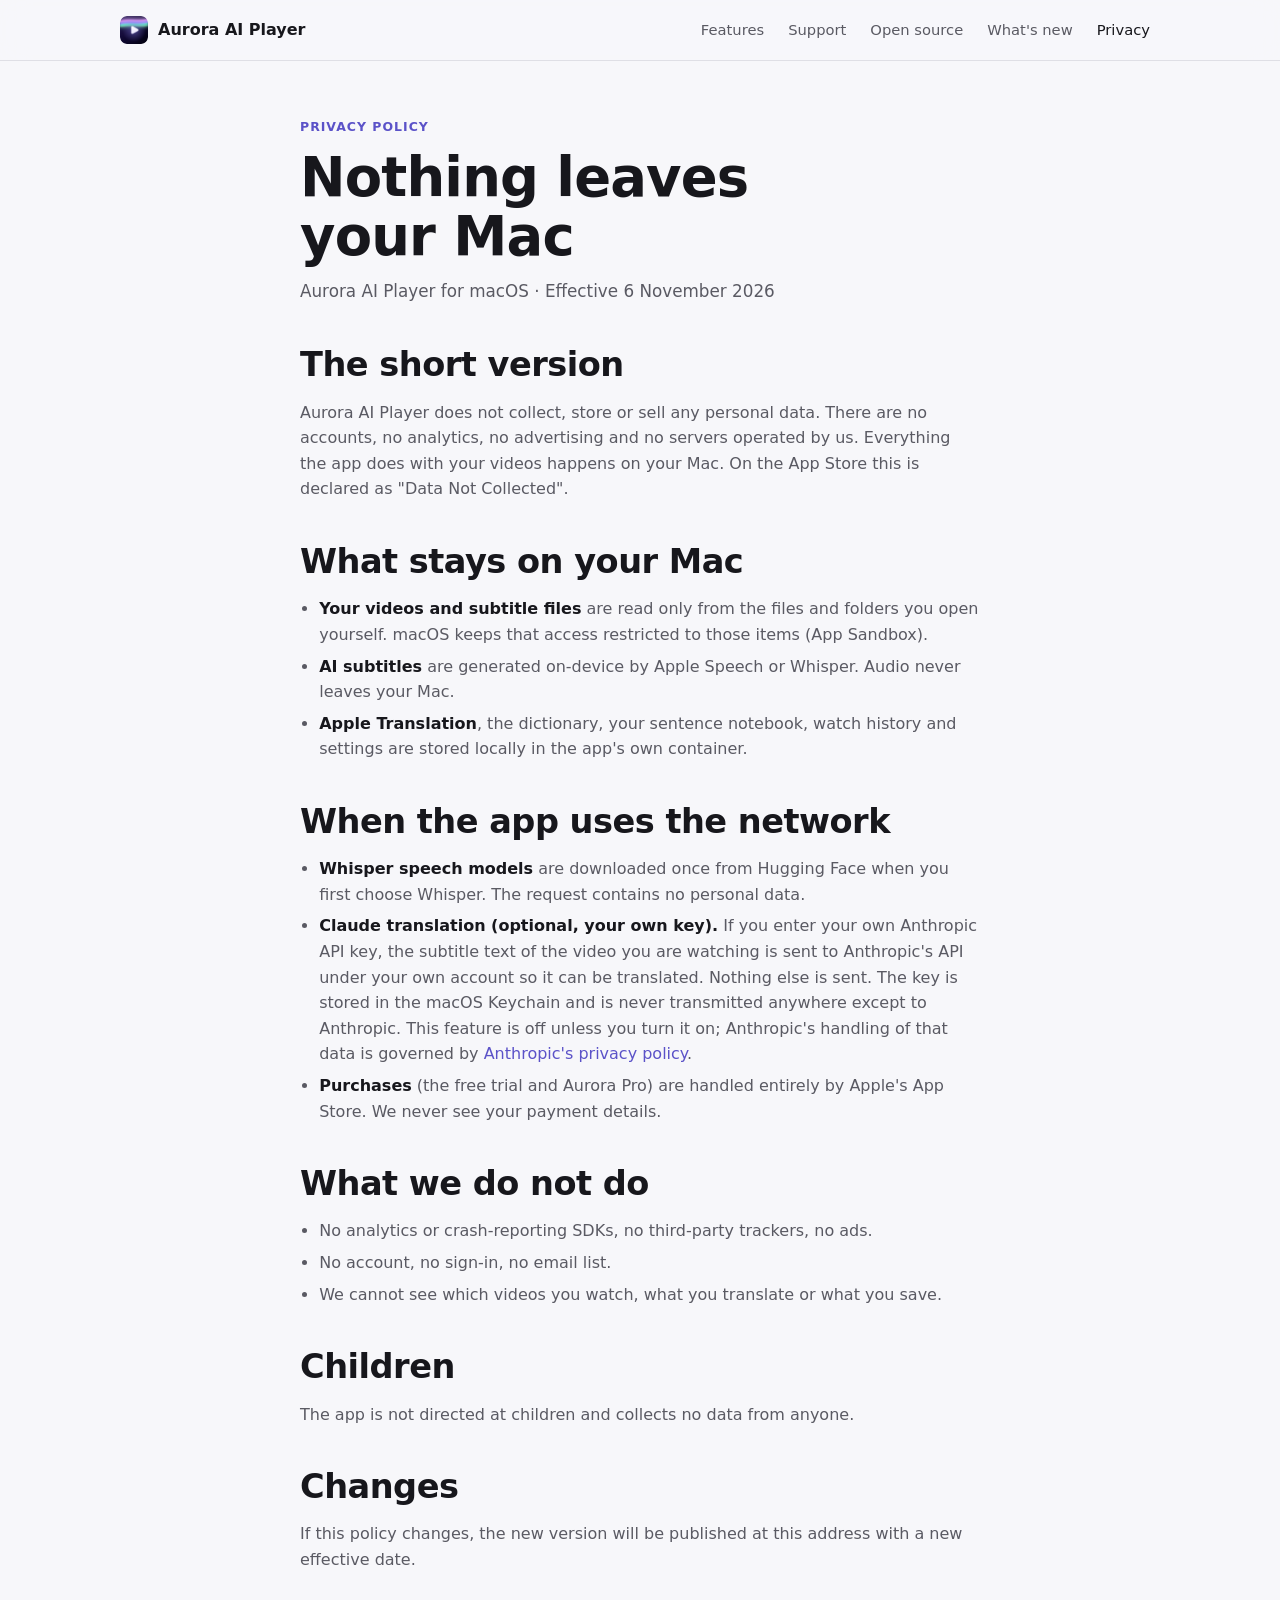
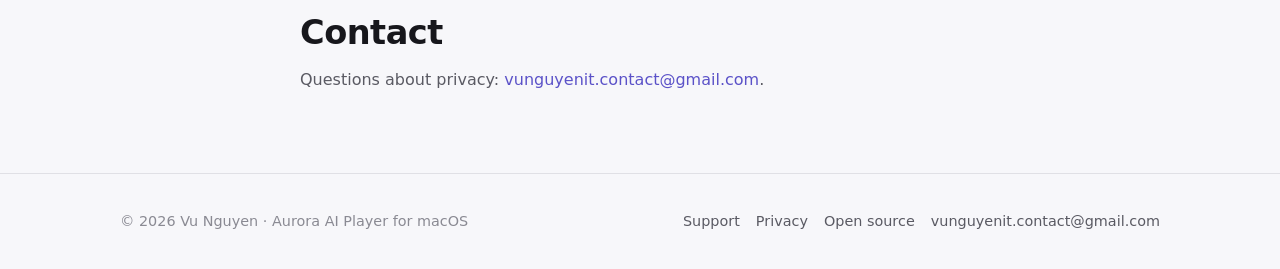
<file: privacy.html>
<!doctype html>
<html lang="en"><head><meta charset="utf-8"><meta name="viewport" content="width=device-width,initial-scale=1,viewport-fit=cover">
<title>Privacy Policy · Aurora AI Player</title><meta name="description" content="Aurora AI Player collects no data: no accounts, analytics or servers. Details on on-device processing and the optional Claude feature.">
<link rel="icon" href="img/icon.png"><link rel="stylesheet" href="styles.css"></head>
<body>
<nav class="nav"><div class="wrap"><a class="brand" href="index.html"><img src="img/icon.png" alt="" width="28" height="28">Aurora AI Player</a><ul><li><a href="index.html">Features</a></li><li><a href="support.html">Support</a></li><li><a href="open-source.html">Open source</a></li><li><a href="changelog.html">What's new</a></li><li><a href="privacy.html" aria-current="page">Privacy</a></li></ul></div></nav>

<main class="wrap narrow doc">
 <header><span class="eyebrow">Privacy policy</span><h1>Nothing leaves your Mac</h1><p>Aurora AI Player for macOS · Effective 6 November 2026</p></header>
 <section><h2>The short version</h2><p>Aurora AI Player does not collect, store or sell any personal data. There are no accounts, no analytics, no advertising and no servers operated by us. Everything the app does with your videos happens on your Mac. On the App Store this is declared as "Data Not Collected".</p></section>
 <section><h2>What stays on your Mac</h2><ul>
  <li><strong>Your videos and subtitle files</strong> are read only from the files and folders you open yourself. macOS keeps that access restricted to those items (App Sandbox).</li>
  <li><strong>AI subtitles</strong> are generated on-device by Apple Speech or Whisper. Audio never leaves your Mac.</li>
  <li><strong>Apple Translation</strong>, the dictionary, your sentence notebook, watch history and settings are stored locally in the app's own container.</li>
 </ul></section>
 <section><h2>When the app uses the network</h2><ul>
  <li><strong>Whisper speech models</strong> are downloaded once from Hugging Face when you first choose Whisper. The request contains no personal data.</li>
  <li><strong>Claude translation (optional, your own key).</strong> If you enter your own Anthropic API key, the subtitle text of the video you are watching is sent to Anthropic's API under your own account so it can be translated. Nothing else is sent. The key is stored in the macOS Keychain and is never transmitted anywhere except to Anthropic. This feature is off unless you turn it on; Anthropic's handling of that data is governed by <a href="https://www.anthropic.com/privacy">Anthropic's privacy policy</a>.</li>
  <li><strong>Purchases</strong> (the free trial and Aurora Pro) are handled entirely by Apple's App Store. We never see your payment details.</li>
 </ul></section>
 <section><h2>What we do not do</h2><ul>
  <li>No analytics or crash-reporting SDKs, no third-party trackers, no ads.</li>
  <li>No account, no sign-in, no email list.</li>
  <li>We cannot see which videos you watch, what you translate or what you save.</li>
 </ul></section>
 <section><h2>Children</h2><p>The app is not directed at children and collects no data from anyone.</p></section>
 <section><h2>Changes</h2><p>If this policy changes, the new version will be published at this address with a new effective date.</p></section>
 <section><h2>Contact</h2><p>Questions about privacy: <a href="mailto:vunguyenit.contact@gmail.com">vunguyenit.contact@gmail.com</a>.</p></section>
</main>

<footer><div class="wrap"><div>© 2026 Vu Nguyen · Aurora AI Player for macOS</div><ul><li><a href="support.html">Support</a></li><li><a href="privacy.html">Privacy</a></li><li><a href="open-source.html">Open source</a></li><li><a href="mailto:vunguyenit.contact@gmail.com">vunguyenit.contact@gmail.com</a></li></ul></div></footer>
</body></html>
</file>
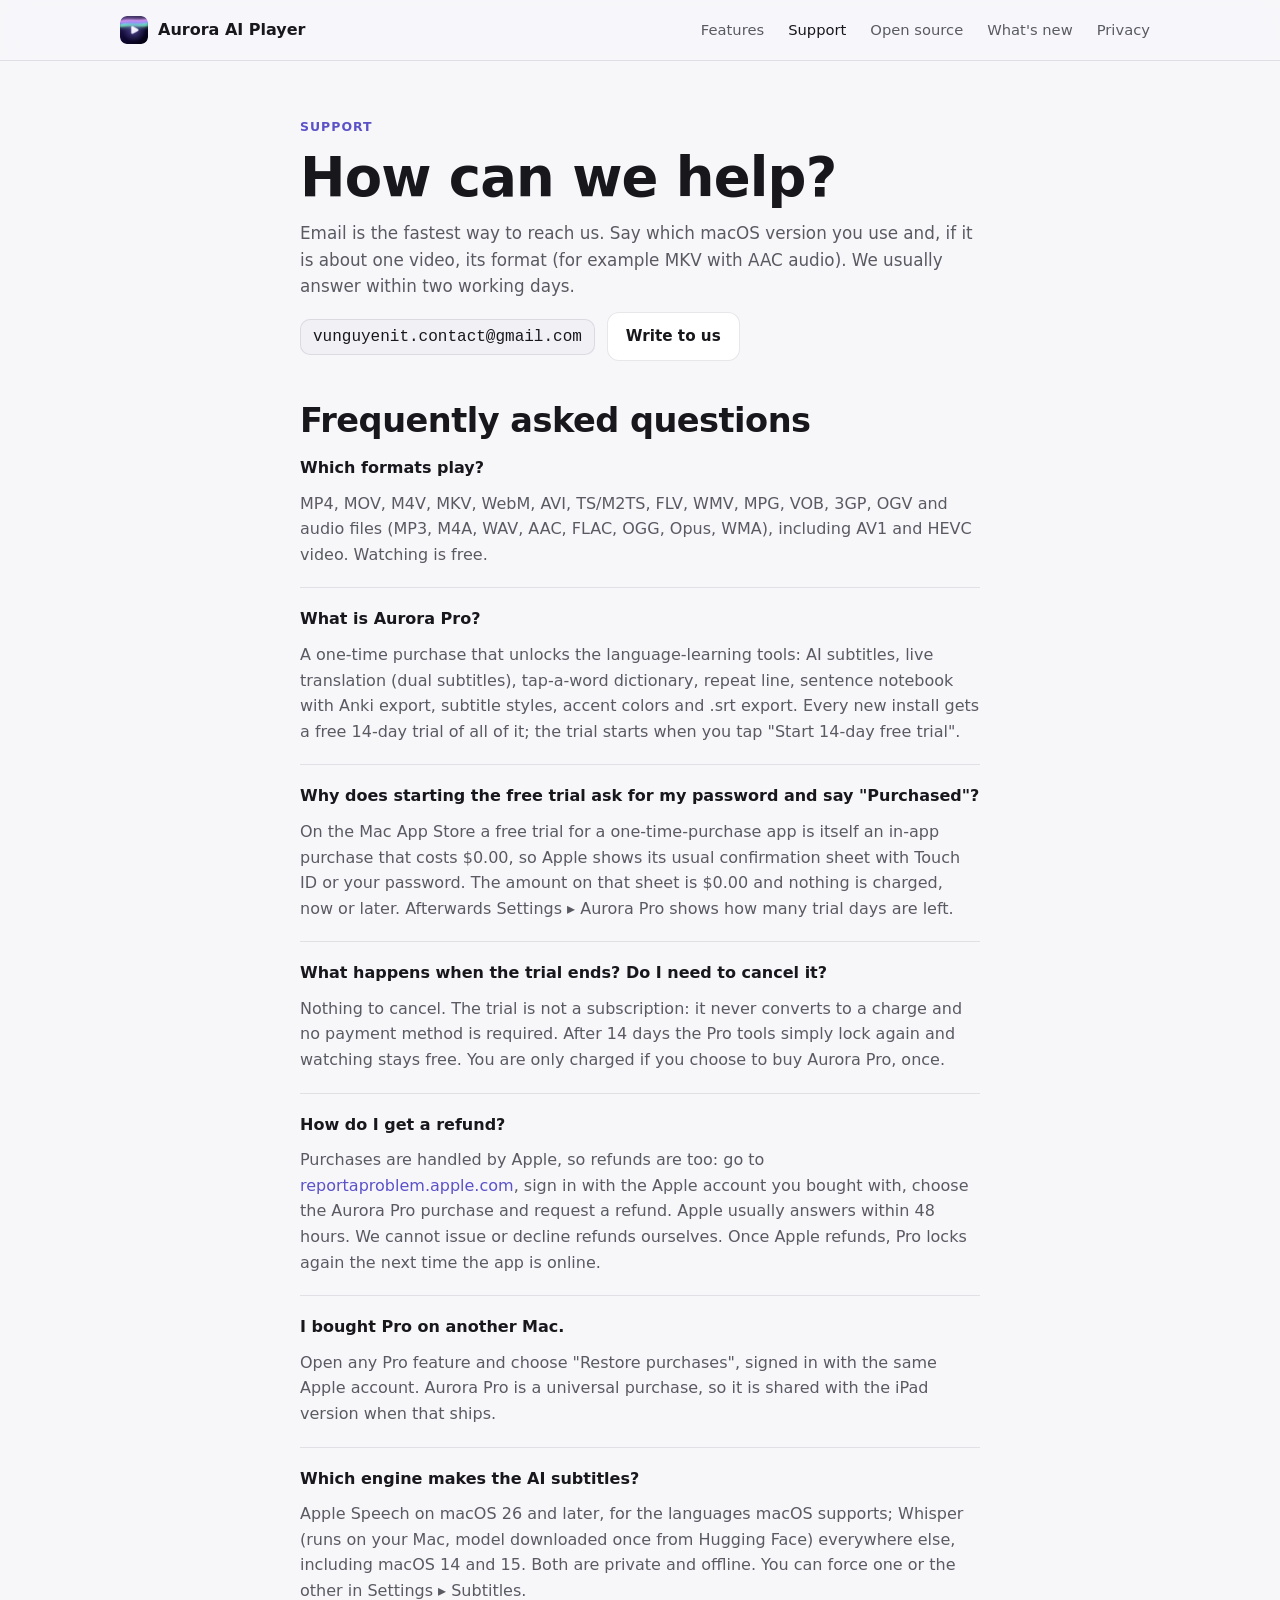
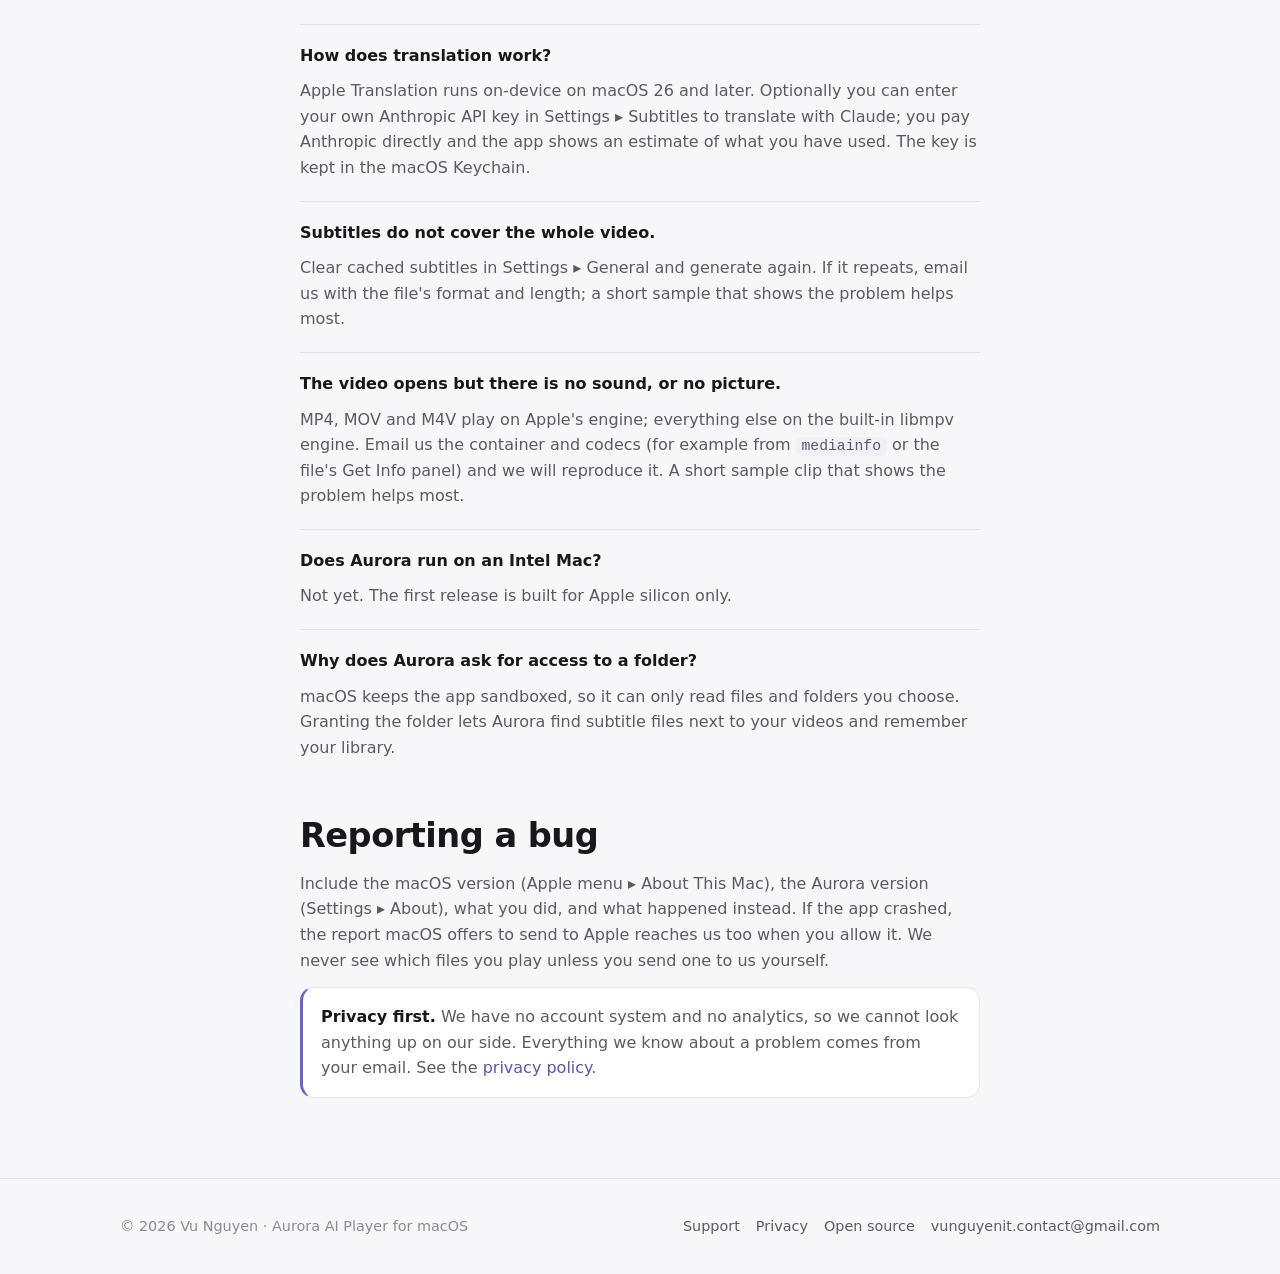
<file: support.html>
<!doctype html>
<html lang="en"><head><meta charset="utf-8"><meta name="viewport" content="width=device-width,initial-scale=1,viewport-fit=cover">
<title>Support · Aurora AI Player</title><meta name="description" content="Support, FAQ and contact for Aurora AI Player: formats, Aurora Pro, trial, refunds, AI subtitles and translation.">
<link rel="icon" href="img/icon.png"><link rel="stylesheet" href="styles.css"></head>
<body>
<nav class="nav"><div class="wrap"><a class="brand" href="index.html"><img src="img/icon.png" alt="" width="28" height="28">Aurora AI Player</a><ul><li><a href="index.html">Features</a></li><li><a href="support.html" aria-current="page">Support</a></li><li><a href="open-source.html">Open source</a></li><li><a href="changelog.html">What's new</a></li><li><a href="privacy.html">Privacy</a></li></ul></div></nav>

<main class="wrap narrow doc">
 <header><span class="eyebrow">Support</span><h1>How can we help?</h1><p>Email is the fastest way to reach us. Say which macOS version you use and, if it is about one video, its format (for example MKV with AAC audio). We usually answer within two working days.</p>
 <div class="contact"><span class="email">vunguyenit.contact@gmail.com</span><a class="btn" href="mailto:vunguyenit.contact@gmail.com?subject=Aurora%20AI%20Player">Write to us</a></div></header>

 <section><h2>Frequently asked questions</h2>
 <dl class="faq">
  <dt>Which formats play?</dt><dd>MP4, MOV, M4V, MKV, WebM, AVI, TS/M2TS, FLV, WMV, MPG, VOB, 3GP, OGV and audio files (MP3, M4A, WAV, AAC, FLAC, OGG, Opus, WMA), including AV1 and HEVC video. Watching is free.</dd>
  <dt>What is Aurora Pro?</dt><dd>A one-time purchase that unlocks the language-learning tools: AI subtitles, live translation (dual subtitles), tap-a-word dictionary, repeat line, sentence notebook with Anki export, subtitle styles, accent colors and .srt export. Every new install gets a free 14-day trial of all of it; the trial starts when you tap "Start 14-day free trial".</dd>
  <dt>Why does starting the free trial ask for my password and say "Purchased"?</dt><dd>On the Mac App Store a free trial for a one-time-purchase app is itself an in-app purchase that costs $0.00, so Apple shows its usual confirmation sheet with Touch ID or your password. The amount on that sheet is $0.00 and nothing is charged, now or later. Afterwards Settings ▸ Aurora Pro shows how many trial days are left.</dd>
  <dt>What happens when the trial ends? Do I need to cancel it?</dt><dd>Nothing to cancel. The trial is not a subscription: it never converts to a charge and no payment method is required. After 14 days the Pro tools simply lock again and watching stays free. You are only charged if you choose to buy Aurora Pro, once.</dd>
  <dt>How do I get a refund?</dt><dd>Purchases are handled by Apple, so refunds are too: go to <a href="https://reportaproblem.apple.com">reportaproblem.apple.com</a>, sign in with the Apple account you bought with, choose the Aurora Pro purchase and request a refund. Apple usually answers within 48 hours. We cannot issue or decline refunds ourselves. Once Apple refunds, Pro locks again the next time the app is online.</dd>
  <dt>I bought Pro on another Mac.</dt><dd>Open any Pro feature and choose "Restore purchases", signed in with the same Apple account. Aurora Pro is a universal purchase, so it is shared with the iPad version when that ships.</dd>
  <dt>Which engine makes the AI subtitles?</dt><dd>Apple Speech on macOS 26 and later, for the languages macOS supports; Whisper (runs on your Mac, model downloaded once from Hugging Face) everywhere else, including macOS 14 and 15. Both are private and offline. You can force one or the other in Settings ▸ Subtitles.</dd>
  <dt>How does translation work?</dt><dd>Apple Translation runs on-device on macOS 26 and later. Optionally you can enter your own Anthropic API key in Settings ▸ Subtitles to translate with Claude; you pay Anthropic directly and the app shows an estimate of what you have used. The key is kept in the macOS Keychain.</dd>
  <dt>Subtitles do not cover the whole video.</dt><dd>Clear cached subtitles in Settings ▸ General and generate again. If it repeats, email us with the file's format and length; a short sample that shows the problem helps most.</dd>
  <dt>The video opens but there is no sound, or no picture.</dt><dd>MP4, MOV and M4V play on Apple's engine; everything else on the built-in libmpv engine. Email us the container and codecs (for example from <code>mediainfo</code> or the file's Get Info panel) and we will reproduce it. A short sample clip that shows the problem helps most.</dd>
  <dt>Does Aurora run on an Intel Mac?</dt><dd>Not yet. The first release is built for Apple silicon only.</dd>
  <dt>Why does Aurora ask for access to a folder?</dt><dd>macOS keeps the app sandboxed, so it can only read files and folders you choose. Granting the folder lets Aurora find subtitle files next to your videos and remember your library.</dd>
 </dl></section>

 <section><h2>Reporting a bug</h2><p>Include the macOS version (Apple menu ▸ About This Mac), the Aurora version (Settings ▸ About), what you did, and what happened instead. If the app crashed, the report macOS offers to send to Apple reaches us too when you allow it. We never see which files you play unless you send one to us yourself.</p>
 <div class="callout"><strong>Privacy first.</strong> We have no account system and no analytics, so we cannot look anything up on our side. Everything we know about a problem comes from your email. See the <a href="privacy.html">privacy policy</a>.</div></section>
</main>

<footer><div class="wrap"><div>© 2026 Vu Nguyen · Aurora AI Player for macOS</div><ul><li><a href="support.html">Support</a></li><li><a href="privacy.html">Privacy</a></li><li><a href="open-source.html">Open source</a></li><li><a href="mailto:vunguyenit.contact@gmail.com">vunguyenit.contact@gmail.com</a></li></ul></div></footer>
</body></html>
</file>
<file: styles.css>
/* Aurora AI Player site — dark-first, video-black ground, single purple accent (same as the app). */
:root{
  --bg:#0F0F12;--bg-2:#15151A;--surface:#1C1C1E;--elevated:#26262A;--line:rgba(255,255,255,.08);
  --fg:#F2F2F4;--fg-2:#A3A3A9;--fg-3:#6E6E73;
  --accent:#7F77DD;--accent-strong:#9A93F0;--accent-ink:#0F0F12;--accent-soft:rgba(127,119,221,.14);
  --ok:#5CC27A;
  --font:-apple-system,BlinkMacSystemFont,"SF Pro Text","Inter",system-ui,"Helvetica Neue",Arial,sans-serif;
  --mono:ui-monospace,"SF Mono",Menlo,Consolas,monospace;
  --r:14px;--r-lg:22px;--max:1080px;
  color-scheme:dark;
}
@media (prefers-color-scheme: light){:root:not([data-theme="dark"]){
  --bg:#F7F7FA;--bg-2:#FFFFFF;--surface:#FFFFFF;--elevated:#F0F0F5;--line:rgba(20,20,40,.1);
  --fg:#17171C;--fg-2:#5A5A63;--fg-3:#8A8A93;--accent:#6A62D0;--accent-strong:#5B52C8;--accent-ink:#FFFFFF;--accent-soft:rgba(106,98,208,.12);
  color-scheme:light}}
:root[data-theme="light"]{
  --bg:#F7F7FA;--bg-2:#FFFFFF;--surface:#FFFFFF;--elevated:#F0F0F5;--line:rgba(20,20,40,.1);
  --fg:#17171C;--fg-2:#5A5A63;--fg-3:#8A8A93;--accent:#6A62D0;--accent-strong:#5B52C8;--accent-ink:#FFFFFF;--accent-soft:rgba(106,98,208,.12);
  color-scheme:light}

*{box-sizing:border-box}
html{-webkit-text-size-adjust:100%}
body{margin:0;background:var(--bg);color:var(--fg);font:16px/1.6 var(--font);-webkit-font-smoothing:antialiased}
a{color:var(--accent-strong);text-decoration:none}
a:hover{text-decoration:underline}
img{max-width:100%;display:block}
h1,h2,h3{letter-spacing:-.015em;text-wrap:balance;margin:0}
h1{font-size:clamp(2rem,5vw,3.4rem);line-height:1.08;font-weight:600}
h2{font-size:clamp(1.5rem,3vw,2.1rem);line-height:1.2;font-weight:600}
h3{font-size:1.05rem;font-weight:600}
p{margin:0}
code{font:.92em var(--mono);background:var(--elevated);padding:.1em .4em;border-radius:6px}
pre{font:.86rem/1.55 var(--mono);background:var(--surface);border:1px solid var(--line);border-radius:var(--r);padding:16px 18px;overflow-x:auto;margin:0}
pre code{background:none;padding:0}
.wrap{max-width:var(--max);margin:0 auto;padding-left:max(20px,env(safe-area-inset-left,0px));padding-right:max(20px,env(safe-area-inset-right,0px))}
.narrow{max-width:720px}
.eyebrow{font-size:.78rem;letter-spacing:.08em;text-transform:uppercase;color:var(--accent-strong);font-weight:600}
.muted{color:var(--fg-2)}
.small{font-size:.9rem}

/* nav */
.nav{position:sticky;top:0;z-index:10;background:color-mix(in srgb,var(--bg) 82%,transparent);backdrop-filter:saturate(1.4) blur(14px);-webkit-backdrop-filter:saturate(1.4) blur(14px);border-bottom:1px solid var(--line)}
.nav .wrap{display:flex;align-items:center;gap:18px;min-height:60px}
.brand{display:flex;align-items:center;gap:10px;color:var(--fg);font-weight:600;white-space:nowrap}
.brand img{width:28px;height:28px;border-radius:7px}
.nav ul{display:flex;gap:4px;list-style:none;margin:0 0 0 auto;padding:0;flex-wrap:wrap;justify-content:flex-end}
.nav li a{display:inline-block;padding:6px 10px;border-radius:8px;color:var(--fg-2);font-size:.92rem}
.nav li a:hover{color:var(--fg);background:var(--elevated);text-decoration:none}
.nav li a[aria-current]{color:var(--fg)}

/* buttons */
.btn{display:inline-flex;align-items:center;gap:8px;padding:11px 18px;border-radius:12px;font-weight:600;font-size:.95rem;border:1px solid var(--line);color:var(--fg);background:var(--surface);transition:transform .15s,background .15s}
.btn:hover{text-decoration:none;background:var(--elevated);transform:translateY(-1px)}
.btn.primary{background:var(--accent);border-color:transparent;color:var(--accent-ink)}
.btn.primary:hover{background:var(--accent-strong)}
.btn svg{width:18px;height:18px;fill:currentColor}
.btn:focus-visible,a:focus-visible{outline:2px solid var(--accent-strong);outline-offset:2px}

/* sections */
.section{padding-block:72px}
.section + .section{border-top:1px solid var(--line)}
.head{display:grid;gap:10px;max-width:640px;margin-bottom:36px}
.hero{padding-block:72px 48px}
.hero .wrap{display:grid;gap:36px}
.hero-copy{display:grid;gap:20px;max-width:620px}
.hero .lead{font-size:1.15rem;color:var(--fg-2);max-width:54ch}
.cta{display:flex;gap:12px;flex-wrap:wrap;align-items:center}
.cta .note{color:var(--fg-3);font-size:.88rem}
.shot{border-radius:var(--r-lg);overflow:hidden;border:1px solid var(--line);box-shadow:0 30px 80px -30px rgba(0,0,0,.7);background:#000}
.shot img{width:100%;aspect-ratio:16/10;object-fit:cover}

.grid{display:grid;gap:18px;grid-template-columns:repeat(auto-fit,minmax(240px,1fr))}
.card{background:var(--surface);border:1px solid var(--line);border-radius:var(--r);padding:22px;display:grid;gap:8px;align-content:start}
.card h3{display:flex;align-items:center;gap:10px}
.card p{color:var(--fg-2);font-size:.95rem}
.ico{width:34px;height:34px;border-radius:9px;background:var(--accent-soft);display:grid;place-items:center;flex:none}
.ico svg{width:18px;height:18px;fill:none;stroke:var(--accent-strong);stroke-width:1.8;stroke-linecap:round;stroke-linejoin:round}

.chips{display:flex;gap:8px;flex-wrap:wrap}
.chip{font:.82rem var(--mono);padding:5px 10px;border-radius:999px;background:var(--elevated);color:var(--fg-2);border:1px solid var(--line)}

.feature{display:grid;gap:28px;align-items:center;grid-template-columns:1fr}
@media (min-width:860px){.feature{grid-template-columns:5fr 6fr}.feature.flip .shot{order:-1}}
.feature .copy{display:grid;gap:12px}
.feature .copy p{color:var(--fg-2)}
.feature + .feature{margin-top:56px}
.keys{display:flex;gap:8px;flex-wrap:wrap;margin-top:6px}
.key{font:.8rem var(--mono);padding:3px 8px;border-radius:7px;background:var(--elevated);border:1px solid var(--line);color:var(--fg-2)}

/* pricing */
.plans{display:grid;gap:18px;grid-template-columns:repeat(auto-fit,minmax(260px,1fr));max-width:760px}
.plan{background:var(--surface);border:1px solid var(--line);border-radius:var(--r-lg);padding:26px;display:grid;gap:14px;align-content:start}
.plan.pro{border-color:color-mix(in srgb,var(--accent) 55%,var(--line));background:linear-gradient(180deg,var(--accent-soft),transparent 60%),var(--surface)}
.price{font-size:2.2rem;font-weight:600;letter-spacing:-.02em;font-variant-numeric:tabular-nums}
.price small{font-size:.95rem;font-weight:400;color:var(--fg-2);letter-spacing:0}
.plan ul{margin:0;padding:0;list-style:none;display:grid;gap:8px;color:var(--fg-2);font-size:.95rem}
.plan li{display:flex;gap:10px;align-items:flex-start}
.plan li::before{content:"";flex:none;width:7px;height:7px;border-radius:50%;background:var(--accent-strong);margin-top:.55em}

/* doc pages */
.doc{padding-block:56px 80px;display:grid;gap:40px}
.doc header{display:grid;gap:12px}
.doc header p{color:var(--fg-2);font-size:1.05rem}
.doc section{display:grid;gap:14px}
.doc section p,.doc section li{color:var(--fg-2)}
.doc ul{margin:0;padding-left:1.2em;display:grid;gap:6px}
.doc strong{color:var(--fg)}
dl.faq{margin:0;display:grid;gap:4px}
dl.faq dt{font-weight:600;padding-top:18px;border-top:1px solid var(--line)}
dl.faq dt:first-child{border-top:0;padding-top:0}
dl.faq dd{margin:6px 0 16px;color:var(--fg-2)}
.callout{background:var(--surface);border:1px solid var(--line);border-left:3px solid var(--accent);border-radius:var(--r);padding:16px 18px;color:var(--fg-2)}
.callout strong{color:var(--fg)}
.contact{display:flex;gap:12px;flex-wrap:wrap;align-items:center}
.email{font:1rem var(--mono);background:var(--elevated);border:1px solid var(--line);padding:8px 12px;border-radius:10px;color:var(--fg);user-select:all}

.tbl{overflow-x:auto;border:1px solid var(--line);border-radius:var(--r)}
table{border-collapse:collapse;width:100%;min-width:640px;font-size:.92rem}
th,td{text-align:left;padding:11px 14px;border-top:1px solid var(--line);vertical-align:top}
th{border-top:0;background:var(--surface);font-weight:600;color:var(--fg-2);font-size:.8rem;letter-spacing:.05em;text-transform:uppercase}
td{color:var(--fg-2)}td:first-child{color:var(--fg);font-weight:600;white-space:nowrap}
td a{white-space:nowrap}

.release{display:grid;gap:10px;padding:22px 0;border-top:1px solid var(--line)}
.release:first-of-type{border-top:0;padding-top:0}
.release .meta{display:flex;gap:12px;align-items:baseline;flex-wrap:wrap}
.release .ver{font-size:1.3rem;font-weight:600;font-variant-numeric:tabular-nums}
.release .date{color:var(--fg-3);font-size:.9rem}
.tag{font-size:.75rem;padding:2px 8px;border-radius:999px;background:var(--accent-soft);color:var(--accent-strong);font-weight:600}

footer{border-top:1px solid var(--line);padding-block:36px;color:var(--fg-3);font-size:.9rem}
footer .wrap{display:flex;gap:18px;flex-wrap:wrap;justify-content:space-between;align-items:center}
footer ul{display:flex;gap:16px;list-style:none;margin:0;padding:0;flex-wrap:wrap}
footer a{color:var(--fg-2)}
@media (prefers-reduced-motion: reduce){*{transition:none!important}}
</file>
